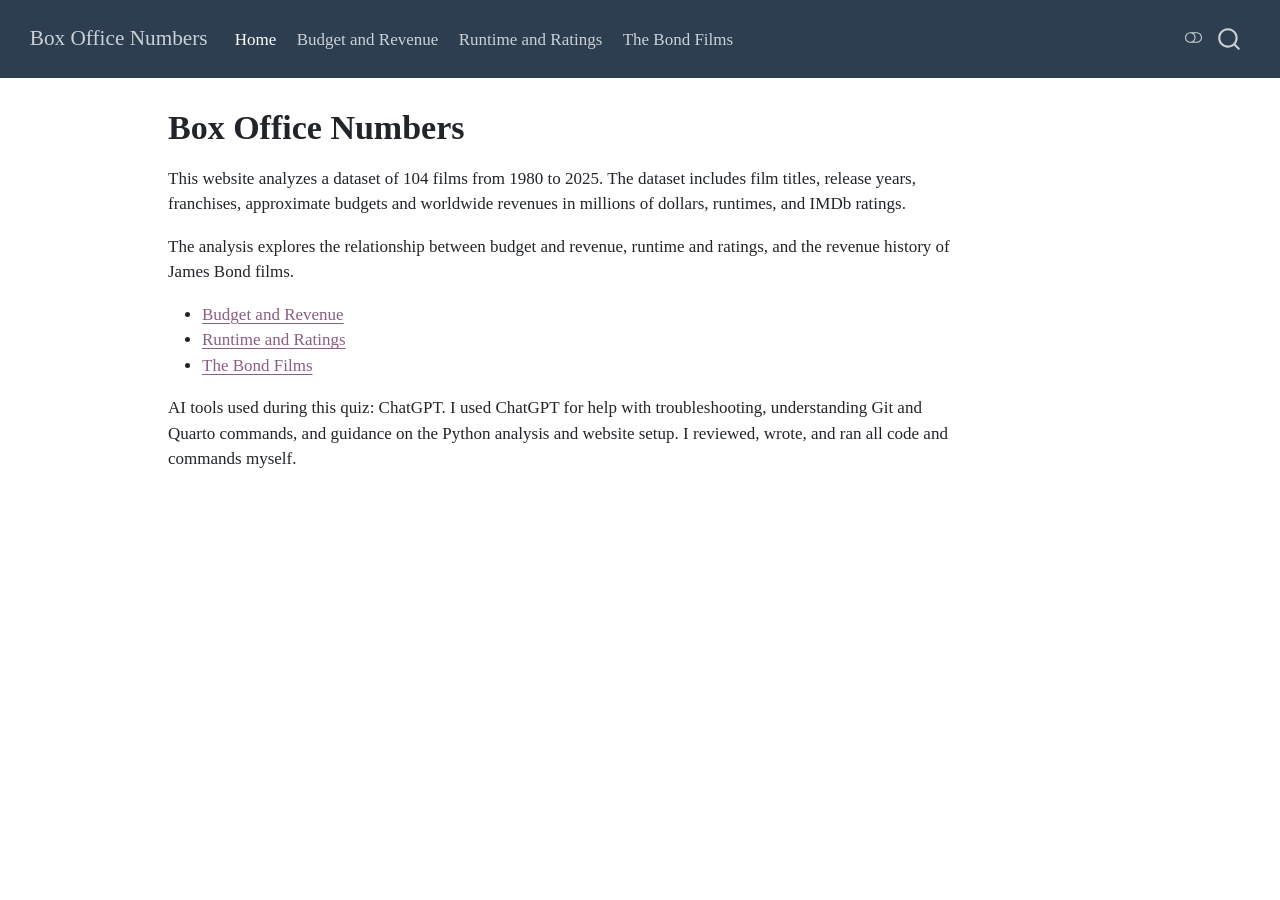
<file: index.html>
<!DOCTYPE html>
<html xmlns="http://www.w3.org/1999/xhtml" lang="en" xml:lang="en"><head>

<meta charset="utf-8">
<meta name="generator" content="quarto-1.10.19">

<meta name="viewport" content="width=device-width, initial-scale=1.0, user-scalable=yes">


<title>Box Office Numbers</title>
<style>
/* Default styles provided by pandoc.
** See https://pandoc.org/MANUAL.html#variables-for-html for config info.
*/
span.smallcaps{font-variant: small-caps;}
div.columns{display: flex; gap: 1.5em;}
div.column{flex: auto;}
@media screen {
div.columns{gap: min(4vw, 1.5em);}
div.column{overflow-x: auto;}
}
div.hanging-indent{margin-left: 1.5em; text-indent: -1.5em;}
ul.task-list{list-style: none;}
ul.task-list li input[type="checkbox"] {
  width: 0.8em;
  margin: 0 0.8em 0.2em -1em; /* quarto-specific, see https://github.com/quarto-dev/quarto-cli/issues/4556 */ 
  vertical-align: middle;
}
</style>


<script src="site_libs/quarto-nav/quarto-nav.js"></script>
<script src="site_libs/quarto-nav/headroom.min.js"></script>
<script src="site_libs/clipboard/clipboard.min.js"></script>
<script src="site_libs/quarto-search/autocomplete.umd.js"></script>
<script src="site_libs/quarto-search/fuse.min.js"></script>
<script src="site_libs/quarto-search/quarto-search.js"></script>
<meta name="quarto:offset" content="./">
<script src="site_libs/quarto-html/quarto.js" type="module"></script>
<script src="site_libs/quarto-html/tabsets/tabsets.js" type="module"></script>
<script src="site_libs/quarto-html/popper.min.js"></script>
<script src="site_libs/quarto-html/tippy.umd.min.js"></script>
<script src="site_libs/quarto-html/anchor.min.js"></script>
<link href="site_libs/quarto-html/tippy.css" rel="stylesheet">
<link href="site_libs/quarto-html/quarto-syntax-highlighting-bf27225e3a48a9273f3daa8f8e829971.css" rel="stylesheet" class="quarto-color-scheme" id="quarto-text-highlighting-styles">
<link href="site_libs/quarto-html/quarto-syntax-highlighting-dark-b626d73c4c936ccc3cb08be7d45d1df6.css" rel="stylesheet" class="quarto-color-scheme quarto-color-alternate" id="quarto-text-highlighting-styles">
<link href="site_libs/quarto-html/quarto-syntax-highlighting-bf27225e3a48a9273f3daa8f8e829971.css" rel="stylesheet" class="quarto-color-scheme-extra" id="quarto-text-highlighting-styles">
<script src="site_libs/bootstrap/bootstrap.min.js"></script>
<link href="site_libs/bootstrap/bootstrap-icons.css" rel="stylesheet">
<link href="site_libs/bootstrap/bootstrap-92404dd89b1444827012a9e3a58cda88.min.css" rel="stylesheet" append-hash="true" class="quarto-color-scheme" id="quarto-bootstrap" data-mode="light">
<link href="site_libs/bootstrap/bootstrap-dark-720b1f6026ab7ede4eb502a3403defd2.min.css" rel="stylesheet" append-hash="true" class="quarto-color-scheme quarto-color-alternate" id="quarto-bootstrap" data-mode="dark">
<link href="site_libs/bootstrap/bootstrap-92404dd89b1444827012a9e3a58cda88.min.css" rel="stylesheet" append-hash="true" class="quarto-color-scheme-extra" id="quarto-bootstrap" data-mode="light">
<script id="quarto-search-options" type="application/json">{
  "location": "navbar",
  "copy-button": false,
  "collapse-after": 3,
  "panel-placement": "end",
  "type": "overlay",
  "limit": 50,
  "keyboard-shortcut": [
    "f",
    "/",
    "s"
  ],
  "show-item-context": false,
  "language": {
    "search-no-results-text": "No results",
    "search-matching-documents-text": "matching documents",
    "search-copy-link-title": "Copy link to search",
    "search-hide-matches-text": "Hide additional matches",
    "search-more-match-text": "more match in this document",
    "search-more-matches-text": "more matches in this document",
    "search-clear-button-title": "Clear",
    "search-text-placeholder": "",
    "search-detached-cancel-button-title": "Cancel",
    "search-submit-button-title": "Submit",
    "search-label": "Search"
  }
}</script>


<link rel="stylesheet" href="styles.css">
</head>

<body class="nav-fixed quarto-light"><script id="quarto-html-before-body" type="application/javascript">
    const toggleBodyColorMode = (bsSheetEl) => {
      const mode = bsSheetEl.getAttribute("data-mode");
      const bodyEl = window.document.querySelector("body");
      if (mode === "dark") {
        bodyEl.classList.add("quarto-dark");
        bodyEl.classList.remove("quarto-light");
      } else {
        bodyEl.classList.add("quarto-light");
        bodyEl.classList.remove("quarto-dark");
      }
    }
    const toggleBodyColorPrimary = () => {
      const bsSheetEl = window.document.querySelector("link#quarto-bootstrap:not([rel=disabled-stylesheet])");
      if (bsSheetEl) {
        toggleBodyColorMode(bsSheetEl);
      }
    }
    const setColorSchemeToggle = (alternate) => {
      const toggles = window.document.querySelectorAll('.quarto-color-scheme-toggle');
      for (let i=0; i < toggles.length; i++) {
        const toggle = toggles[i];
        if (toggle) {
          if (alternate) {
            toggle.classList.add("alternate");
          } else {
            toggle.classList.remove("alternate");
          }
        }
      }
    };
    const toggleColorMode = (alternate) => {
      // Switch the stylesheets
      const primaryStylesheets = window.document.querySelectorAll('link.quarto-color-scheme:not(.quarto-color-alternate)');
      const alternateStylesheets = window.document.querySelectorAll('link.quarto-color-scheme.quarto-color-alternate');
      manageTransitions('#quarto-margin-sidebar .nav-link', false);
      if (alternate) {
        // note: dark is layered on light, we don't disable primary!
        enableStylesheet(alternateStylesheets);
        for (const sheetNode of alternateStylesheets) {
          if (sheetNode.id === "quarto-bootstrap") {
            toggleBodyColorMode(sheetNode);
          }
        }
      } else {
        disableStylesheet(alternateStylesheets);
        enableStylesheet(primaryStylesheets)
        toggleBodyColorPrimary();
      }
      manageTransitions('#quarto-margin-sidebar .nav-link', true);
      // Switch the toggles
      setColorSchemeToggle(alternate)
      // Hack to workaround the fact that safari doesn't
      // properly recolor the scrollbar when toggling (#1455)
      if (navigator.userAgent.indexOf('Safari') > 0 && navigator.userAgent.indexOf('Chrome') == -1) {
        manageTransitions("body", false);
        window.scrollTo(0, 1);
        setTimeout(() => {
          window.scrollTo(0, 0);
          manageTransitions("body", true);
        }, 40);
      }
    }
    const disableStylesheet = (stylesheets) => {
      for (let i=0; i < stylesheets.length; i++) {
        const stylesheet = stylesheets[i];
        stylesheet.rel = 'disabled-stylesheet';
      }
    }
    const enableStylesheet = (stylesheets) => {
      for (let i=0; i < stylesheets.length; i++) {
        const stylesheet = stylesheets[i];
        if(stylesheet.rel !== 'stylesheet') { // for Chrome, which will still FOUC without this check
          stylesheet.rel = 'stylesheet';
        }
      }
    }
    const manageTransitions = (selector, allowTransitions) => {
      const els = window.document.querySelectorAll(selector);
      for (let i=0; i < els.length; i++) {
        const el = els[i];
        if (allowTransitions) {
          el.classList.remove('notransition');
        } else {
          el.classList.add('notransition');
        }
      }
    }
    const isFileUrl = () => {
      return window.location.protocol === 'file:';
    }
    const hasAlternateSentinel = () => {
      let styleSentinel = getColorSchemeSentinel();
      if (styleSentinel !== null) {
        return styleSentinel === "alternate";
      } else {
        return false;
      }
    }
    const setStyleSentinel = (alternate) => {
      const value = alternate ? "alternate" : "default";
      if (!isFileUrl()) {
        window.localStorage.setItem("quarto-color-scheme", value);
      } else {
        localAlternateSentinel = value;
      }
    }
    const getColorSchemeSentinel = () => {
      if (!isFileUrl()) {
        const storageValue = window.localStorage.getItem("quarto-color-scheme");
        return storageValue != null ? storageValue : localAlternateSentinel;
      } else {
        return localAlternateSentinel;
      }
    }
    const toggleGiscusIfUsed = (isAlternate, darkModeDefault) => {
      const baseTheme = document.querySelector('#giscus-base-theme')?.value ?? 'light';
      const alternateTheme = document.querySelector('#giscus-alt-theme')?.value ?? 'dark';
      let newTheme = '';
      if(authorPrefersDark) {
        newTheme = isAlternate ? baseTheme : alternateTheme;
      } else {
        newTheme = isAlternate ? alternateTheme : baseTheme;
      }
      const changeGiscusTheme = () => {
        // From: https://github.com/giscus/giscus/issues/336
        const sendMessage = (message) => {
          const iframe = document.querySelector('iframe.giscus-frame');
          if (!iframe) return;
          iframe.contentWindow.postMessage({ giscus: message }, 'https://giscus.app');
        }
        sendMessage({
          setConfig: {
            theme: newTheme
          }
        });
      }
      const isGiscussLoaded = window.document.querySelector('iframe.giscus-frame') !== null;
      if (isGiscussLoaded) {
        changeGiscusTheme();
      }
    };
    const authorPrefersDark = false;
    const darkModeDefault = authorPrefersDark;
      document.querySelector('link#quarto-text-highlighting-styles.quarto-color-scheme-extra').rel = 'disabled-stylesheet';
      document.querySelector('link#quarto-bootstrap.quarto-color-scheme-extra').rel = 'disabled-stylesheet';
    let localAlternateSentinel = darkModeDefault ? 'alternate' : 'default';
    // Dark / light mode switch
    window.quartoToggleColorScheme = () => {
      // Read the current dark / light value
      let toAlternate = !hasAlternateSentinel();
      toggleColorMode(toAlternate);
      setStyleSentinel(toAlternate);
      toggleGiscusIfUsed(toAlternate, darkModeDefault);
      window.dispatchEvent(new Event('resize'));
    };
    // Switch to dark mode if need be
    if (hasAlternateSentinel()) {
      toggleColorMode(true);
    } else {
      toggleColorMode(false);
    }
  </script>

<div id="quarto-search-results"></div>
  <header id="quarto-header" class="headroom fixed-top">
    <nav class="navbar navbar-expand-lg " data-bs-theme="dark">
      <div class="navbar-container container-fluid">
      <div class="navbar-brand-container mx-auto">
    <a class="navbar-brand" href="./index.html">
    <span class="navbar-title">Box Office Numbers</span>
    </a>
  </div>
            <div id="quarto-search" class="" title="Search"></div>
          <button class="navbar-toggler" type="button" data-bs-toggle="collapse" data-bs-target="#navbarCollapse" aria-controls="navbarCollapse" role="menu" aria-expanded="false" aria-label="Toggle navigation" onclick="if (window.quartoToggleHeadroom) { window.quartoToggleHeadroom(); }">
  <span class="navbar-toggler-icon"></span>
</button>
          <div class="collapse navbar-collapse" id="navbarCollapse">
            <ul class="navbar-nav navbar-nav-scroll me-auto">
  <li class="nav-item">
    <a class="nav-link active" href="./index.html" aria-current="page"> 
<span class="menu-text">Home</span></a>
  </li>  
  <li class="nav-item">
    <a class="nav-link" href="./budget-revenue.html"> 
<span class="menu-text">Budget and Revenue</span></a>
  </li>  
  <li class="nav-item">
    <a class="nav-link" href="./runtime-rating.html"> 
<span class="menu-text">Runtime and Ratings</span></a>
  </li>  
  <li class="nav-item">
    <a class="nav-link" href="./bond.html"> 
<span class="menu-text">The Bond Films</span></a>
  </li>  
</ul>
          </div> <!-- /navcollapse -->
            <div class="quarto-navbar-tools">
  <a href="" class="quarto-color-scheme-toggle quarto-navigation-tool  px-1" onclick="window.quartoToggleColorScheme(); return false;" title="Toggle dark mode"><i class="bi"></i></a>
</div>
      </div> <!-- /container-fluid -->
    </nav>
</header>
<!-- content -->
<div id="quarto-content" class="quarto-container page-columns page-rows-contents page-layout-article page-navbar">
<!-- sidebar -->
<!-- margin-sidebar -->
    <div id="quarto-margin-sidebar" class="sidebar margin-sidebar zindex-bottom">
        
    </div>
<!-- main -->
<main class="content" id="quarto-document-content">


<header id="title-block-header" class="quarto-title-block default">
<div class="quarto-title">
<h1 class="title">Box Office Numbers</h1>
</div>



<div class="quarto-title-meta">

    
  
    
  </div>
  


</header>


<p>This website analyzes a dataset of 104 films from 1980 to 2025. The dataset includes film titles, release years, franchises, approximate budgets and worldwide revenues in millions of dollars, runtimes, and IMDb ratings.</p>
<p>The analysis explores the relationship between budget and revenue, runtime and ratings, and the revenue history of James Bond films.</p>
<ul>
<li><a href="./budget-revenue.html">Budget and Revenue</a></li>
<li><a href="./runtime-rating.html">Runtime and Ratings</a></li>
<li><a href="./bond.html">The Bond Films</a></li>
</ul>
<p>AI tools used during this quiz: ChatGPT. I used ChatGPT for help with troubleshooting, understanding Git and Quarto commands, and guidance on the Python analysis and website setup. I reviewed, wrote, and ran all code and commands myself.</p>



</main> <!-- /main -->
<script id="quarto-html-after-body" type="application/javascript">
  window.document.addEventListener("DOMContentLoaded", function (event) {
    // Ensure there is a toggle, if there isn't float one in the top right
    if (window.document.querySelector('.quarto-color-scheme-toggle') === null) {
      const a = window.document.createElement('a');
      a.classList.add('top-right');
      a.classList.add('quarto-color-scheme-toggle');
      a.href = "";
      a.onclick = function() { try { window.quartoToggleColorScheme(); } catch {} return false; };
      const i = window.document.createElement("i");
      i.classList.add('bi');
      a.appendChild(i);
      window.document.body.appendChild(a);
    }
    setColorSchemeToggle(hasAlternateSentinel())
    const icon = "";
    const anchorJS = new window.AnchorJS();
    anchorJS.options = {
      placement: 'right',
      icon: icon
    };
    anchorJS.add('.anchored');
    const isCodeAnnotation = (el) => {
      for (const clz of el.classList) {
        if (clz.startsWith('code-annotation-')) {                     
          return true;
        }
      }
      return false;
    }
    const onCopySuccess = function(e) {
      // button target
      const button = e.trigger;
      // don't keep focus
      button.blur();
      // flash "checked"
      button.classList.add('code-copy-button-checked');
      var currentTitle = button.getAttribute("title");
      button.setAttribute("title", "Copied!");
      let tooltip;
      if (window.bootstrap) {
        button.setAttribute("data-bs-toggle", "tooltip");
        button.setAttribute("data-bs-placement", "left");
        button.setAttribute("data-bs-title", "Copied!");
        tooltip = new bootstrap.Tooltip(button, 
          { trigger: "manual", 
            customClass: "code-copy-button-tooltip",
            offset: [0, -8]});
        tooltip.show();    
      }
      setTimeout(function() {
        if (tooltip) {
          tooltip.hide();
          button.removeAttribute("data-bs-title");
          button.removeAttribute("data-bs-toggle");
          button.removeAttribute("data-bs-placement");
        }
        button.setAttribute("title", currentTitle);
        button.classList.remove('code-copy-button-checked');
      }, 1000);
      // clear code selection
      e.clearSelection();
    }
    const getTextToCopy = function(trigger) {
      const outerScaffold = trigger.parentElement.cloneNode(true);
      const codeEl = outerScaffold.querySelector('code');
      for (const childEl of codeEl.children) {
        if (isCodeAnnotation(childEl)) {
          childEl.remove();
        }
      }
      return codeEl.innerText;
    }
    const clipboard = new window.ClipboardJS('.code-copy-button:not([data-in-quarto-modal])', {
      text: getTextToCopy
    });
    clipboard.on('success', onCopySuccess);
    if (window.document.getElementById('quarto-embedded-source-code-modal')) {
      const clipboardModal = new window.ClipboardJS('.code-copy-button[data-in-quarto-modal]', {
        text: getTextToCopy,
        container: window.document.getElementById('quarto-embedded-source-code-modal')
      });
      clipboardModal.on('success', onCopySuccess);
    }
      var localhostRegex = new RegExp(/^(?:http|https):\/\/localhost\:?[0-9]*\//);
      var mailtoRegex = new RegExp(/^mailto:/);
        var filterRegex = new RegExp("https:\/\/gschen2\.github\.io\/datasci350-quiz02\/");
      var isInternal = (href) => {
          return filterRegex.test(href) || localhostRegex.test(href) || mailtoRegex.test(href);
      }
      // Inspect non-navigation links and adorn them if external
     var links = window.document.querySelectorAll('a[href]:not(.nav-link):not(.navbar-brand):not(.toc-action):not(.sidebar-link):not(.sidebar-item-toggle):not(.pagination-link):not(.no-external):not([aria-hidden]):not(.dropdown-item):not(.quarto-navigation-tool):not(.about-link)');
      for (var i=0; i<links.length; i++) {
        const link = links[i];
        if (!isInternal(link.href)) {
          // undo the damage that might have been done by quarto-nav.js in the case of
          // links that we want to consider external
          if (link.dataset.originalHref !== undefined) {
            link.href = link.dataset.originalHref;
          }
        }
      }
    function tippyHover(el, contentFn, onTriggerFn, onUntriggerFn) {
      const config = {
        allowHTML: true,
        maxWidth: 500,
        delay: 100,
        arrow: false,
        appendTo: function(el) {
            return el.parentElement;
        },
        interactive: true,
        interactiveBorder: 10,
        theme: 'quarto',
        placement: 'bottom-start',
      };
      if (contentFn) {
        config.content = contentFn;
      }
      if (onTriggerFn) {
        config.onTrigger = onTriggerFn;
      }
      if (onUntriggerFn) {
        config.onUntrigger = onUntriggerFn;
      }
      window.tippy(el, config); 
    }
    const noterefs = window.document.querySelectorAll('a[role="doc-noteref"]');
    for (var i=0; i<noterefs.length; i++) {
      const ref = noterefs[i];
      tippyHover(ref, function() {
        // use id or data attribute instead here
        let href = ref.getAttribute('data-footnote-href') || ref.getAttribute('href');
        try { href = new URL(href).hash; } catch {}
        const id = href.replace(/^#\/?/, "");
        const note = window.document.getElementById(id);
        if (note) {
          return note.innerHTML;
        } else {
          return "";
        }
      });
    }
    const xrefs = window.document.querySelectorAll('a.quarto-xref');
    const processXRef = (id, note) => {
      // Strip column container classes
      const stripColumnClz = (el) => {
        el.classList.remove("page-full", "page-columns");
        if (el.children) {
          for (const child of el.children) {
            stripColumnClz(child);
          }
        }
      }
      stripColumnClz(note)
      if (id === null || id.startsWith('sec-')) {
        // Special case sections, only their first couple elements
        const container = document.createElement("div");
        if (note.children && note.children.length > 2) {
          container.appendChild(note.children[0].cloneNode(true));
          for (let i = 1; i < note.children.length; i++) {
            const child = note.children[i];
            if (child.tagName === "P" && child.innerText === "") {
              continue;
            } else {
              container.appendChild(child.cloneNode(true));
              break;
            }
          }
          if (window.Quarto?.typesetMath) {
            window.Quarto.typesetMath(container);
          }
          return container.innerHTML
        } else {
          if (window.Quarto?.typesetMath) {
            window.Quarto.typesetMath(note);
          }
          return note.innerHTML;
        }
      } else {
        // Remove any anchor links if they are present
        const anchorLink = note.querySelector('a.anchorjs-link');
        if (anchorLink) {
          anchorLink.remove();
        }
        if (window.Quarto?.typesetMath) {
          window.Quarto.typesetMath(note);
        }
        if (note.classList.contains("callout")) {
          return note.outerHTML;
        } else {
          return note.innerHTML;
        }
      }
    }
    for (var i=0; i<xrefs.length; i++) {
      const xref = xrefs[i];
      tippyHover(xref, undefined, function(instance) {
        instance.disable();
        let url = xref.getAttribute('href');
        let hash = undefined; 
        if (url.startsWith('#')) {
          hash = url;
        } else {
          try { hash = new URL(url).hash; } catch {}
        }
        if (hash) {
          const id = hash.replace(/^#\/?/, "");
          const note = window.document.getElementById(id);
          if (note !== null) {
            try {
              const html = processXRef(id, note.cloneNode(true));
              instance.setContent(html);
            } finally {
              instance.enable();
              instance.show();
            }
          } else {
            // See if we can fetch this
            fetch(url.split('#')[0])
            .then(res => res.text())
            .then(html => {
              const parser = new DOMParser();
              const htmlDoc = parser.parseFromString(html, "text/html");
              const note = htmlDoc.getElementById(id);
              if (note !== null) {
                const html = processXRef(id, note);
                instance.setContent(html);
              } 
            }).finally(() => {
              instance.enable();
              instance.show();
            });
          }
        } else {
          // See if we can fetch a full url (with no hash to target)
          // This is a special case and we should probably do some content thinning / targeting
          fetch(url)
          .then(res => res.text())
          .then(html => {
            const parser = new DOMParser();
            const htmlDoc = parser.parseFromString(html, "text/html");
            const note = htmlDoc.querySelector('main.content');
            if (note !== null) {
              // This should only happen for chapter cross references
              // (since there is no id in the URL)
              // remove the first header
              if (note.children.length > 0 && note.children[0].tagName === "HEADER") {
                note.children[0].remove();
              }
              const html = processXRef(null, note);
              instance.setContent(html);
            } 
          }).finally(() => {
            instance.enable();
            instance.show();
          });
        }
      }, function(instance) {
      });
    }
        let selectedAnnoteEl;
        const selectorForAnnotation = ( cell, annotation) => {
          let cellAttr = 'data-code-cell="' + cell + '"';
          let lineAttr = 'data-code-annotation="' +  annotation + '"';
          const selector = 'span[' + cellAttr + '][' + lineAttr + ']';
          return selector;
        }
        const selectCodeLines = (annoteEl) => {
          const doc = window.document;
          const targetCell = annoteEl.getAttribute("data-target-cell");
          const targetAnnotation = annoteEl.getAttribute("data-target-annotation");
          const annoteSpan = window.document.querySelector(selectorForAnnotation(targetCell, targetAnnotation));
          const lines = annoteSpan.getAttribute("data-code-lines").split(",");
          const lineIds = lines.map((line) => {
            return targetCell + "-" + line;
          })
          let top = null;
          let height = null;
          let parent = null;
          if (lineIds.length > 0) {
              //compute the position of the single el (top and bottom and make a div)
              const el = window.document.getElementById(lineIds[0]);
              top = el.offsetTop;
              height = el.offsetHeight;
              parent = el.parentElement.parentElement;
            if (lineIds.length > 1) {
              const lastEl = window.document.getElementById(lineIds[lineIds.length - 1]);
              const bottom = lastEl.offsetTop + lastEl.offsetHeight;
              height = bottom - top;
            }
            if (top !== null && height !== null && parent !== null) {
              // cook up a div (if necessary) and position it 
              let div = window.document.getElementById("code-annotation-line-highlight");
              if (div === null) {
                div = window.document.createElement("div");
                div.setAttribute("id", "code-annotation-line-highlight");
                div.style.position = 'absolute';
                parent.appendChild(div);
              }
              div.style.top = top - 2 + "px";
              div.style.height = height + 4 + "px";
              div.style.left = 0;
              let gutterDiv = window.document.getElementById("code-annotation-line-highlight-gutter");
              if (gutterDiv === null) {
                gutterDiv = window.document.createElement("div");
                gutterDiv.setAttribute("id", "code-annotation-line-highlight-gutter");
                gutterDiv.style.position = 'absolute';
                const codeCell = window.document.getElementById(targetCell);
                const gutter = codeCell.querySelector('.code-annotation-gutter');
                gutter.appendChild(gutterDiv);
              }
              gutterDiv.style.top = top - 2 + "px";
              gutterDiv.style.height = height + 4 + "px";
            }
            selectedAnnoteEl = annoteEl;
          }
        };
        const unselectCodeLines = () => {
          const elementsIds = ["code-annotation-line-highlight", "code-annotation-line-highlight-gutter"];
          elementsIds.forEach((elId) => {
            const div = window.document.getElementById(elId);
            if (div) {
              div.remove();
            }
          });
          selectedAnnoteEl = undefined;
        };
          // Handle positioning of the toggle
      window.addEventListener(
        "resize",
        throttle(() => {
          elRect = undefined;
          if (selectedAnnoteEl) {
            selectCodeLines(selectedAnnoteEl);
          }
        }, 10)
      );
      function throttle(fn, ms) {
      let throttle = false;
      let timer;
        return (...args) => {
          if(!throttle) { // first call gets through
              fn.apply(this, args);
              throttle = true;
          } else { // all the others get throttled
              if(timer) clearTimeout(timer); // cancel #2
              timer = setTimeout(() => {
                fn.apply(this, args);
                timer = throttle = false;
              }, ms);
          }
        };
      }
        // Attach click handler to the DT
        const annoteDls = window.document.querySelectorAll('dt[data-target-cell]');
        for (const annoteDlNode of annoteDls) {
          annoteDlNode.addEventListener('click', (event) => {
            const clickedEl = event.target;
            if (clickedEl !== selectedAnnoteEl) {
              unselectCodeLines();
              const activeEl = window.document.querySelector('dt[data-target-cell].code-annotation-active');
              if (activeEl) {
                activeEl.classList.remove('code-annotation-active');
              }
              selectCodeLines(clickedEl);
              clickedEl.classList.add('code-annotation-active');
            } else {
              // Unselect the line
              unselectCodeLines();
              clickedEl.classList.remove('code-annotation-active');
            }
          });
        }
    const findCites = (el) => {
      const parentEl = el.parentElement;
      if (parentEl) {
        const cites = parentEl.dataset.cites;
        if (cites) {
          return {
            el,
            cites: cites.split(' ')
          };
        } else {
          return findCites(el.parentElement)
        }
      } else {
        return undefined;
      }
    };
    var bibliorefs = window.document.querySelectorAll('a[role="doc-biblioref"]');
    for (var i=0; i<bibliorefs.length; i++) {
      const ref = bibliorefs[i];
      const citeInfo = findCites(ref);
      if (citeInfo) {
        tippyHover(citeInfo.el, function() {
          var popup = window.document.createElement('div');
          citeInfo.cites.forEach(function(cite) {
            var citeDiv = window.document.createElement('div');
            citeDiv.classList.add('hanging-indent');
            citeDiv.classList.add('csl-entry');
            var biblioDiv = window.document.getElementById('ref-' + cite);
            if (biblioDiv) {
              citeDiv.innerHTML = biblioDiv.innerHTML;
            }
            popup.appendChild(citeDiv);
          });
          return popup.innerHTML;
        });
      }
    }
  });
  </script>
</div> <!-- /content -->




</body></html>
</file>
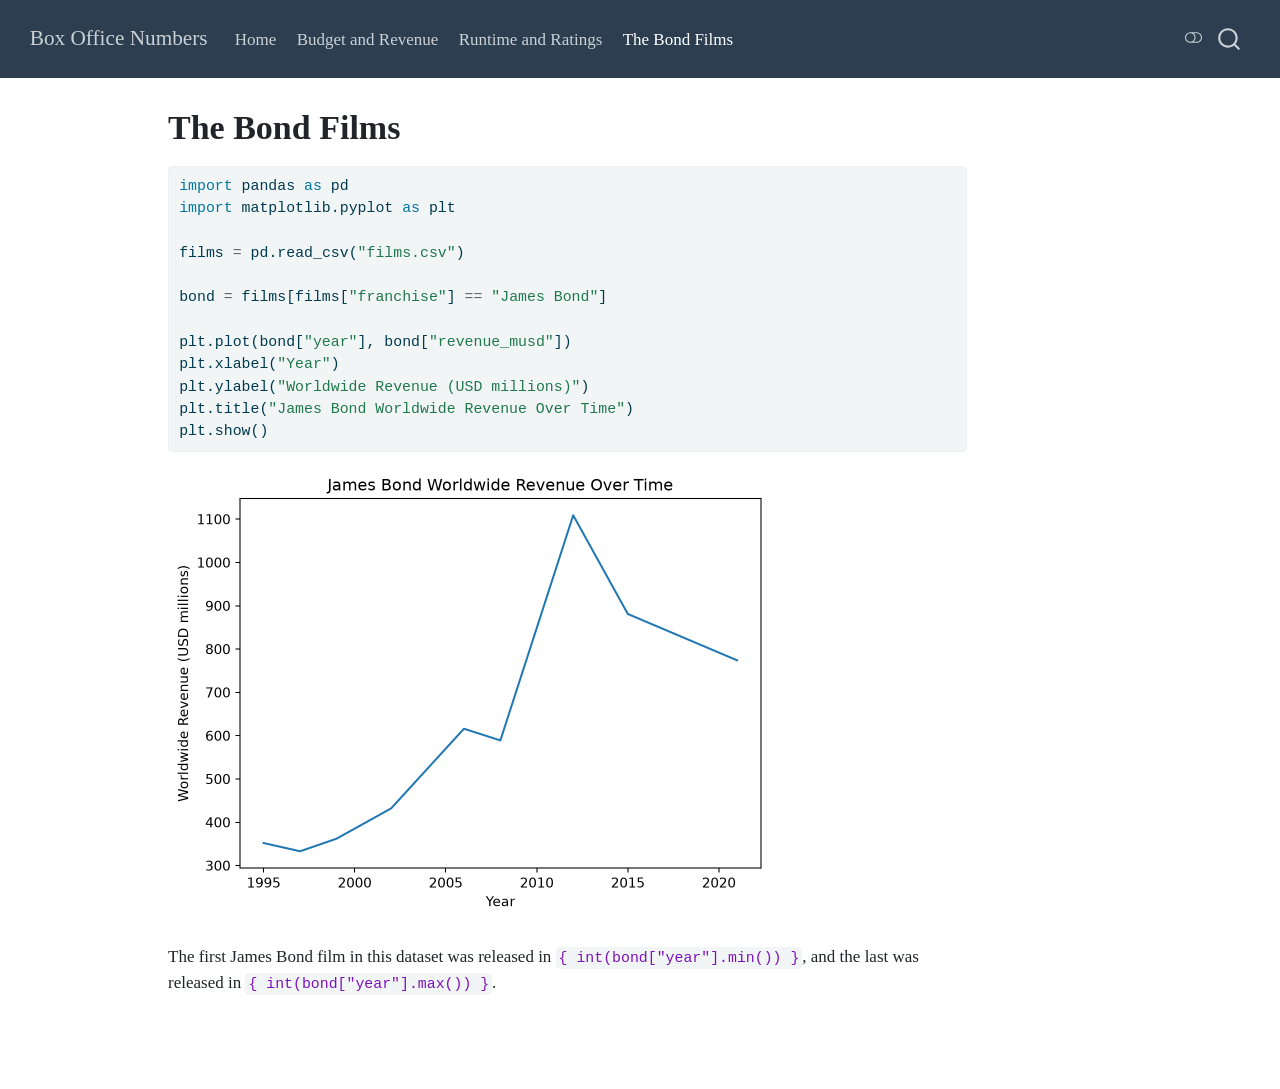
<file: bond.html>
<!DOCTYPE html>
<html xmlns="http://www.w3.org/1999/xhtml" lang="en" xml:lang="en"><head>

<meta charset="utf-8">
<meta name="generator" content="quarto-1.10.19">

<meta name="viewport" content="width=device-width, initial-scale=1.0, user-scalable=yes">


<title>The Bond Films – Box Office Numbers</title>
<style>
/* Default styles provided by pandoc.
** See https://pandoc.org/MANUAL.html#variables-for-html for config info.
*/
span.smallcaps{font-variant: small-caps;}
div.columns{display: flex; gap: 1.5em;}
div.column{flex: auto;}
@media screen {
div.columns{gap: min(4vw, 1.5em);}
div.column{overflow-x: auto;}
}
div.hanging-indent{margin-left: 1.5em; text-indent: -1.5em;}
ul.task-list{list-style: none;}
ul.task-list li input[type="checkbox"] {
  width: 0.8em;
  margin: 0 0.8em 0.2em -1em; /* quarto-specific, see https://github.com/quarto-dev/quarto-cli/issues/4556 */ 
  vertical-align: middle;
}
/* CSS for syntax highlighting */
html { -webkit-text-size-adjust: 100%; }
pre > code.sourceCode { white-space: pre; position: relative; }
pre > code.sourceCode > span { display: inline-block; line-height: 1.25; }
pre > code.sourceCode > span:empty { height: 1.2em; }
.sourceCode { overflow: visible; }
code.sourceCode > span { color: inherit; text-decoration: inherit; }
div.sourceCode { margin: 1em 0; }
pre.sourceCode { margin: 0; }
@media screen {
div.sourceCode { overflow: auto; }
}
@media print {
pre > code.sourceCode { white-space: pre-wrap; }
pre > code.sourceCode > span { text-indent: -5em; padding-left: 5em; }
}
pre.numberSource code
  { counter-reset: source-line 0; }
pre.numberSource code > span
  { position: relative; left: -4em; counter-increment: source-line; }
pre.numberSource code > span > a:first-child::before
  { content: counter(source-line);
    position: relative; left: -1em; text-align: right; vertical-align: baseline;
    border: none; display: inline-block;
    -webkit-touch-callout: none; -webkit-user-select: none;
    -khtml-user-select: none; -moz-user-select: none;
    -ms-user-select: none; user-select: none;
    padding: 0 4px; width: 4em;
  }
pre.numberSource { margin-left: 3em;  padding-left: 4px; }
div.sourceCode
  {   }
@media screen {
pre > code.sourceCode > span > a:first-child::before { text-decoration: underline; }
}
</style>


<script src="site_libs/quarto-nav/quarto-nav.js"></script>
<script src="site_libs/quarto-nav/headroom.min.js"></script>
<script src="site_libs/clipboard/clipboard.min.js"></script>
<script src="site_libs/quarto-search/autocomplete.umd.js"></script>
<script src="site_libs/quarto-search/fuse.min.js"></script>
<script src="site_libs/quarto-search/quarto-search.js"></script>
<meta name="quarto:offset" content="./">
<script src="site_libs/quarto-html/quarto.js" type="module"></script>
<script src="site_libs/quarto-html/tabsets/tabsets.js" type="module"></script>
<script src="site_libs/quarto-html/popper.min.js"></script>
<script src="site_libs/quarto-html/tippy.umd.min.js"></script>
<script src="site_libs/quarto-html/anchor.min.js"></script>
<link href="site_libs/quarto-html/tippy.css" rel="stylesheet">
<link href="site_libs/quarto-html/quarto-syntax-highlighting-bf27225e3a48a9273f3daa8f8e829971.css" rel="stylesheet" class="quarto-color-scheme" id="quarto-text-highlighting-styles">
<link href="site_libs/quarto-html/quarto-syntax-highlighting-dark-b626d73c4c936ccc3cb08be7d45d1df6.css" rel="stylesheet" class="quarto-color-scheme quarto-color-alternate" id="quarto-text-highlighting-styles">
<link href="site_libs/quarto-html/quarto-syntax-highlighting-bf27225e3a48a9273f3daa8f8e829971.css" rel="stylesheet" class="quarto-color-scheme-extra" id="quarto-text-highlighting-styles">
<script src="site_libs/bootstrap/bootstrap.min.js"></script>
<link href="site_libs/bootstrap/bootstrap-icons.css" rel="stylesheet">
<link href="site_libs/bootstrap/bootstrap-92404dd89b1444827012a9e3a58cda88.min.css" rel="stylesheet" append-hash="true" class="quarto-color-scheme" id="quarto-bootstrap" data-mode="light">
<link href="site_libs/bootstrap/bootstrap-dark-720b1f6026ab7ede4eb502a3403defd2.min.css" rel="stylesheet" append-hash="true" class="quarto-color-scheme quarto-color-alternate" id="quarto-bootstrap" data-mode="dark">
<link href="site_libs/bootstrap/bootstrap-92404dd89b1444827012a9e3a58cda88.min.css" rel="stylesheet" append-hash="true" class="quarto-color-scheme-extra" id="quarto-bootstrap" data-mode="light">
<script id="quarto-search-options" type="application/json">{
  "location": "navbar",
  "copy-button": false,
  "collapse-after": 3,
  "panel-placement": "end",
  "type": "overlay",
  "limit": 50,
  "keyboard-shortcut": [
    "f",
    "/",
    "s"
  ],
  "show-item-context": false,
  "language": {
    "search-no-results-text": "No results",
    "search-matching-documents-text": "matching documents",
    "search-copy-link-title": "Copy link to search",
    "search-hide-matches-text": "Hide additional matches",
    "search-more-match-text": "more match in this document",
    "search-more-matches-text": "more matches in this document",
    "search-clear-button-title": "Clear",
    "search-text-placeholder": "",
    "search-detached-cancel-button-title": "Cancel",
    "search-submit-button-title": "Submit",
    "search-label": "Search"
  }
}</script>


<link rel="stylesheet" href="styles.css">
</head>

<body class="nav-fixed quarto-light"><script id="quarto-html-before-body" type="application/javascript">
    const toggleBodyColorMode = (bsSheetEl) => {
      const mode = bsSheetEl.getAttribute("data-mode");
      const bodyEl = window.document.querySelector("body");
      if (mode === "dark") {
        bodyEl.classList.add("quarto-dark");
        bodyEl.classList.remove("quarto-light");
      } else {
        bodyEl.classList.add("quarto-light");
        bodyEl.classList.remove("quarto-dark");
      }
    }
    const toggleBodyColorPrimary = () => {
      const bsSheetEl = window.document.querySelector("link#quarto-bootstrap:not([rel=disabled-stylesheet])");
      if (bsSheetEl) {
        toggleBodyColorMode(bsSheetEl);
      }
    }
    const setColorSchemeToggle = (alternate) => {
      const toggles = window.document.querySelectorAll('.quarto-color-scheme-toggle');
      for (let i=0; i < toggles.length; i++) {
        const toggle = toggles[i];
        if (toggle) {
          if (alternate) {
            toggle.classList.add("alternate");
          } else {
            toggle.classList.remove("alternate");
          }
        }
      }
    };
    const toggleColorMode = (alternate) => {
      // Switch the stylesheets
      const primaryStylesheets = window.document.querySelectorAll('link.quarto-color-scheme:not(.quarto-color-alternate)');
      const alternateStylesheets = window.document.querySelectorAll('link.quarto-color-scheme.quarto-color-alternate');
      manageTransitions('#quarto-margin-sidebar .nav-link', false);
      if (alternate) {
        // note: dark is layered on light, we don't disable primary!
        enableStylesheet(alternateStylesheets);
        for (const sheetNode of alternateStylesheets) {
          if (sheetNode.id === "quarto-bootstrap") {
            toggleBodyColorMode(sheetNode);
          }
        }
      } else {
        disableStylesheet(alternateStylesheets);
        enableStylesheet(primaryStylesheets)
        toggleBodyColorPrimary();
      }
      manageTransitions('#quarto-margin-sidebar .nav-link', true);
      // Switch the toggles
      setColorSchemeToggle(alternate)
      // Hack to workaround the fact that safari doesn't
      // properly recolor the scrollbar when toggling (#1455)
      if (navigator.userAgent.indexOf('Safari') > 0 && navigator.userAgent.indexOf('Chrome') == -1) {
        manageTransitions("body", false);
        window.scrollTo(0, 1);
        setTimeout(() => {
          window.scrollTo(0, 0);
          manageTransitions("body", true);
        }, 40);
      }
    }
    const disableStylesheet = (stylesheets) => {
      for (let i=0; i < stylesheets.length; i++) {
        const stylesheet = stylesheets[i];
        stylesheet.rel = 'disabled-stylesheet';
      }
    }
    const enableStylesheet = (stylesheets) => {
      for (let i=0; i < stylesheets.length; i++) {
        const stylesheet = stylesheets[i];
        if(stylesheet.rel !== 'stylesheet') { // for Chrome, which will still FOUC without this check
          stylesheet.rel = 'stylesheet';
        }
      }
    }
    const manageTransitions = (selector, allowTransitions) => {
      const els = window.document.querySelectorAll(selector);
      for (let i=0; i < els.length; i++) {
        const el = els[i];
        if (allowTransitions) {
          el.classList.remove('notransition');
        } else {
          el.classList.add('notransition');
        }
      }
    }
    const isFileUrl = () => {
      return window.location.protocol === 'file:';
    }
    const hasAlternateSentinel = () => {
      let styleSentinel = getColorSchemeSentinel();
      if (styleSentinel !== null) {
        return styleSentinel === "alternate";
      } else {
        return false;
      }
    }
    const setStyleSentinel = (alternate) => {
      const value = alternate ? "alternate" : "default";
      if (!isFileUrl()) {
        window.localStorage.setItem("quarto-color-scheme", value);
      } else {
        localAlternateSentinel = value;
      }
    }
    const getColorSchemeSentinel = () => {
      if (!isFileUrl()) {
        const storageValue = window.localStorage.getItem("quarto-color-scheme");
        return storageValue != null ? storageValue : localAlternateSentinel;
      } else {
        return localAlternateSentinel;
      }
    }
    const toggleGiscusIfUsed = (isAlternate, darkModeDefault) => {
      const baseTheme = document.querySelector('#giscus-base-theme')?.value ?? 'light';
      const alternateTheme = document.querySelector('#giscus-alt-theme')?.value ?? 'dark';
      let newTheme = '';
      if(authorPrefersDark) {
        newTheme = isAlternate ? baseTheme : alternateTheme;
      } else {
        newTheme = isAlternate ? alternateTheme : baseTheme;
      }
      const changeGiscusTheme = () => {
        // From: https://github.com/giscus/giscus/issues/336
        const sendMessage = (message) => {
          const iframe = document.querySelector('iframe.giscus-frame');
          if (!iframe) return;
          iframe.contentWindow.postMessage({ giscus: message }, 'https://giscus.app');
        }
        sendMessage({
          setConfig: {
            theme: newTheme
          }
        });
      }
      const isGiscussLoaded = window.document.querySelector('iframe.giscus-frame') !== null;
      if (isGiscussLoaded) {
        changeGiscusTheme();
      }
    };
    const authorPrefersDark = false;
    const darkModeDefault = authorPrefersDark;
      document.querySelector('link#quarto-text-highlighting-styles.quarto-color-scheme-extra').rel = 'disabled-stylesheet';
      document.querySelector('link#quarto-bootstrap.quarto-color-scheme-extra').rel = 'disabled-stylesheet';
    let localAlternateSentinel = darkModeDefault ? 'alternate' : 'default';
    // Dark / light mode switch
    window.quartoToggleColorScheme = () => {
      // Read the current dark / light value
      let toAlternate = !hasAlternateSentinel();
      toggleColorMode(toAlternate);
      setStyleSentinel(toAlternate);
      toggleGiscusIfUsed(toAlternate, darkModeDefault);
      window.dispatchEvent(new Event('resize'));
    };
    // Switch to dark mode if need be
    if (hasAlternateSentinel()) {
      toggleColorMode(true);
    } else {
      toggleColorMode(false);
    }
  </script>

<div id="quarto-search-results"></div>
  <header id="quarto-header" class="headroom fixed-top">
    <nav class="navbar navbar-expand-lg " data-bs-theme="dark">
      <div class="navbar-container container-fluid">
      <div class="navbar-brand-container mx-auto">
    <a class="navbar-brand" href="./index.html">
    <span class="navbar-title">Box Office Numbers</span>
    </a>
  </div>
            <div id="quarto-search" class="" title="Search"></div>
          <button class="navbar-toggler" type="button" data-bs-toggle="collapse" data-bs-target="#navbarCollapse" aria-controls="navbarCollapse" role="menu" aria-expanded="false" aria-label="Toggle navigation" onclick="if (window.quartoToggleHeadroom) { window.quartoToggleHeadroom(); }">
  <span class="navbar-toggler-icon"></span>
</button>
          <div class="collapse navbar-collapse" id="navbarCollapse">
            <ul class="navbar-nav navbar-nav-scroll me-auto">
  <li class="nav-item">
    <a class="nav-link" href="./index.html"> 
<span class="menu-text">Home</span></a>
  </li>  
  <li class="nav-item">
    <a class="nav-link" href="./budget-revenue.html"> 
<span class="menu-text">Budget and Revenue</span></a>
  </li>  
  <li class="nav-item">
    <a class="nav-link" href="./runtime-rating.html"> 
<span class="menu-text">Runtime and Ratings</span></a>
  </li>  
  <li class="nav-item">
    <a class="nav-link active" href="./bond.html" aria-current="page"> 
<span class="menu-text">The Bond Films</span></a>
  </li>  
</ul>
          </div> <!-- /navcollapse -->
            <div class="quarto-navbar-tools">
  <a href="" class="quarto-color-scheme-toggle quarto-navigation-tool  px-1" onclick="window.quartoToggleColorScheme(); return false;" title="Toggle dark mode"><i class="bi"></i></a>
</div>
      </div> <!-- /container-fluid -->
    </nav>
</header>
<!-- content -->
<div id="quarto-content" class="quarto-container page-columns page-rows-contents page-layout-article page-navbar">
<!-- sidebar -->
<!-- margin-sidebar -->
    <div id="quarto-margin-sidebar" class="sidebar margin-sidebar zindex-bottom">
        
    </div>
<!-- main -->
<main class="content" id="quarto-document-content">


<header id="title-block-header" class="quarto-title-block default">
<div class="quarto-title">
<h1 class="title">The Bond Films</h1>
</div>



<div class="quarto-title-meta">

    
  
    
  </div>
  


</header>


<div id="49364368" class="cell" data-execution_count="1">
<div class="code-copy-outer-scaffold"><div class="sourceCode cell-code" id="cb1"><pre class="sourceCode python code-with-copy"><code class="sourceCode python"><span id="cb1-1"><a href="#cb1-1" aria-hidden="true" tabindex="-1"></a><span class="im">import</span> pandas <span class="im">as</span> pd</span>
<span id="cb1-2"><a href="#cb1-2" aria-hidden="true" tabindex="-1"></a><span class="im">import</span> matplotlib.pyplot <span class="im">as</span> plt</span>
<span id="cb1-3"><a href="#cb1-3" aria-hidden="true" tabindex="-1"></a></span>
<span id="cb1-4"><a href="#cb1-4" aria-hidden="true" tabindex="-1"></a>films <span class="op">=</span> pd.read_csv(<span class="st">"films.csv"</span>)</span>
<span id="cb1-5"><a href="#cb1-5" aria-hidden="true" tabindex="-1"></a></span>
<span id="cb1-6"><a href="#cb1-6" aria-hidden="true" tabindex="-1"></a>bond <span class="op">=</span> films[films[<span class="st">"franchise"</span>] <span class="op">==</span> <span class="st">"James Bond"</span>]</span>
<span id="cb1-7"><a href="#cb1-7" aria-hidden="true" tabindex="-1"></a></span>
<span id="cb1-8"><a href="#cb1-8" aria-hidden="true" tabindex="-1"></a>plt.plot(bond[<span class="st">"year"</span>], bond[<span class="st">"revenue_musd"</span>])</span>
<span id="cb1-9"><a href="#cb1-9" aria-hidden="true" tabindex="-1"></a>plt.xlabel(<span class="st">"Year"</span>)</span>
<span id="cb1-10"><a href="#cb1-10" aria-hidden="true" tabindex="-1"></a>plt.ylabel(<span class="st">"Worldwide Revenue (USD millions)"</span>)</span>
<span id="cb1-11"><a href="#cb1-11" aria-hidden="true" tabindex="-1"></a>plt.title(<span class="st">"James Bond Worldwide Revenue Over Time"</span>)</span>
<span id="cb1-12"><a href="#cb1-12" aria-hidden="true" tabindex="-1"></a>plt.show()</span></code></pre></div><button title="Copy to Clipboard" class="code-copy-button"><i class="bi"></i></button></div>
<div class="cell-output cell-output-display">
<div>
<figure class="figure">
<p><img src="bond_files/figure-html/cell-2-output-1.png" width="602" height="450" class="figure-img"></p>
</figure>
</div>
</div>
</div>
<p>The first James Bond film in this dataset was released in <code>{ int(bond["year"].min()) }</code>, and the last was released in <code>{ int(bond["year"].max()) }</code>.</p>



</main> <!-- /main -->
<script id="quarto-html-after-body" type="application/javascript">
  window.document.addEventListener("DOMContentLoaded", function (event) {
    // Ensure there is a toggle, if there isn't float one in the top right
    if (window.document.querySelector('.quarto-color-scheme-toggle') === null) {
      const a = window.document.createElement('a');
      a.classList.add('top-right');
      a.classList.add('quarto-color-scheme-toggle');
      a.href = "";
      a.onclick = function() { try { window.quartoToggleColorScheme(); } catch {} return false; };
      const i = window.document.createElement("i");
      i.classList.add('bi');
      a.appendChild(i);
      window.document.body.appendChild(a);
    }
    setColorSchemeToggle(hasAlternateSentinel())
    const icon = "";
    const anchorJS = new window.AnchorJS();
    anchorJS.options = {
      placement: 'right',
      icon: icon
    };
    anchorJS.add('.anchored');
    const isCodeAnnotation = (el) => {
      for (const clz of el.classList) {
        if (clz.startsWith('code-annotation-')) {                     
          return true;
        }
      }
      return false;
    }
    const onCopySuccess = function(e) {
      // button target
      const button = e.trigger;
      // don't keep focus
      button.blur();
      // flash "checked"
      button.classList.add('code-copy-button-checked');
      var currentTitle = button.getAttribute("title");
      button.setAttribute("title", "Copied!");
      let tooltip;
      if (window.bootstrap) {
        button.setAttribute("data-bs-toggle", "tooltip");
        button.setAttribute("data-bs-placement", "left");
        button.setAttribute("data-bs-title", "Copied!");
        tooltip = new bootstrap.Tooltip(button, 
          { trigger: "manual", 
            customClass: "code-copy-button-tooltip",
            offset: [0, -8]});
        tooltip.show();    
      }
      setTimeout(function() {
        if (tooltip) {
          tooltip.hide();
          button.removeAttribute("data-bs-title");
          button.removeAttribute("data-bs-toggle");
          button.removeAttribute("data-bs-placement");
        }
        button.setAttribute("title", currentTitle);
        button.classList.remove('code-copy-button-checked');
      }, 1000);
      // clear code selection
      e.clearSelection();
    }
    const getTextToCopy = function(trigger) {
      const outerScaffold = trigger.parentElement.cloneNode(true);
      const codeEl = outerScaffold.querySelector('code');
      for (const childEl of codeEl.children) {
        if (isCodeAnnotation(childEl)) {
          childEl.remove();
        }
      }
      return codeEl.innerText;
    }
    const clipboard = new window.ClipboardJS('.code-copy-button:not([data-in-quarto-modal])', {
      text: getTextToCopy
    });
    clipboard.on('success', onCopySuccess);
    if (window.document.getElementById('quarto-embedded-source-code-modal')) {
      const clipboardModal = new window.ClipboardJS('.code-copy-button[data-in-quarto-modal]', {
        text: getTextToCopy,
        container: window.document.getElementById('quarto-embedded-source-code-modal')
      });
      clipboardModal.on('success', onCopySuccess);
    }
      var localhostRegex = new RegExp(/^(?:http|https):\/\/localhost\:?[0-9]*\//);
      var mailtoRegex = new RegExp(/^mailto:/);
        var filterRegex = new RegExp("https:\/\/gschen2\.github\.io\/datasci350-quiz02\/");
      var isInternal = (href) => {
          return filterRegex.test(href) || localhostRegex.test(href) || mailtoRegex.test(href);
      }
      // Inspect non-navigation links and adorn them if external
     var links = window.document.querySelectorAll('a[href]:not(.nav-link):not(.navbar-brand):not(.toc-action):not(.sidebar-link):not(.sidebar-item-toggle):not(.pagination-link):not(.no-external):not([aria-hidden]):not(.dropdown-item):not(.quarto-navigation-tool):not(.about-link)');
      for (var i=0; i<links.length; i++) {
        const link = links[i];
        if (!isInternal(link.href)) {
          // undo the damage that might have been done by quarto-nav.js in the case of
          // links that we want to consider external
          if (link.dataset.originalHref !== undefined) {
            link.href = link.dataset.originalHref;
          }
        }
      }
    function tippyHover(el, contentFn, onTriggerFn, onUntriggerFn) {
      const config = {
        allowHTML: true,
        maxWidth: 500,
        delay: 100,
        arrow: false,
        appendTo: function(el) {
            return el.parentElement;
        },
        interactive: true,
        interactiveBorder: 10,
        theme: 'quarto',
        placement: 'bottom-start',
      };
      if (contentFn) {
        config.content = contentFn;
      }
      if (onTriggerFn) {
        config.onTrigger = onTriggerFn;
      }
      if (onUntriggerFn) {
        config.onUntrigger = onUntriggerFn;
      }
      window.tippy(el, config); 
    }
    const noterefs = window.document.querySelectorAll('a[role="doc-noteref"]');
    for (var i=0; i<noterefs.length; i++) {
      const ref = noterefs[i];
      tippyHover(ref, function() {
        // use id or data attribute instead here
        let href = ref.getAttribute('data-footnote-href') || ref.getAttribute('href');
        try { href = new URL(href).hash; } catch {}
        const id = href.replace(/^#\/?/, "");
        const note = window.document.getElementById(id);
        if (note) {
          return note.innerHTML;
        } else {
          return "";
        }
      });
    }
    const xrefs = window.document.querySelectorAll('a.quarto-xref');
    const processXRef = (id, note) => {
      // Strip column container classes
      const stripColumnClz = (el) => {
        el.classList.remove("page-full", "page-columns");
        if (el.children) {
          for (const child of el.children) {
            stripColumnClz(child);
          }
        }
      }
      stripColumnClz(note)
      if (id === null || id.startsWith('sec-')) {
        // Special case sections, only their first couple elements
        const container = document.createElement("div");
        if (note.children && note.children.length > 2) {
          container.appendChild(note.children[0].cloneNode(true));
          for (let i = 1; i < note.children.length; i++) {
            const child = note.children[i];
            if (child.tagName === "P" && child.innerText === "") {
              continue;
            } else {
              container.appendChild(child.cloneNode(true));
              break;
            }
          }
          if (window.Quarto?.typesetMath) {
            window.Quarto.typesetMath(container);
          }
          return container.innerHTML
        } else {
          if (window.Quarto?.typesetMath) {
            window.Quarto.typesetMath(note);
          }
          return note.innerHTML;
        }
      } else {
        // Remove any anchor links if they are present
        const anchorLink = note.querySelector('a.anchorjs-link');
        if (anchorLink) {
          anchorLink.remove();
        }
        if (window.Quarto?.typesetMath) {
          window.Quarto.typesetMath(note);
        }
        if (note.classList.contains("callout")) {
          return note.outerHTML;
        } else {
          return note.innerHTML;
        }
      }
    }
    for (var i=0; i<xrefs.length; i++) {
      const xref = xrefs[i];
      tippyHover(xref, undefined, function(instance) {
        instance.disable();
        let url = xref.getAttribute('href');
        let hash = undefined; 
        if (url.startsWith('#')) {
          hash = url;
        } else {
          try { hash = new URL(url).hash; } catch {}
        }
        if (hash) {
          const id = hash.replace(/^#\/?/, "");
          const note = window.document.getElementById(id);
          if (note !== null) {
            try {
              const html = processXRef(id, note.cloneNode(true));
              instance.setContent(html);
            } finally {
              instance.enable();
              instance.show();
            }
          } else {
            // See if we can fetch this
            fetch(url.split('#')[0])
            .then(res => res.text())
            .then(html => {
              const parser = new DOMParser();
              const htmlDoc = parser.parseFromString(html, "text/html");
              const note = htmlDoc.getElementById(id);
              if (note !== null) {
                const html = processXRef(id, note);
                instance.setContent(html);
              } 
            }).finally(() => {
              instance.enable();
              instance.show();
            });
          }
        } else {
          // See if we can fetch a full url (with no hash to target)
          // This is a special case and we should probably do some content thinning / targeting
          fetch(url)
          .then(res => res.text())
          .then(html => {
            const parser = new DOMParser();
            const htmlDoc = parser.parseFromString(html, "text/html");
            const note = htmlDoc.querySelector('main.content');
            if (note !== null) {
              // This should only happen for chapter cross references
              // (since there is no id in the URL)
              // remove the first header
              if (note.children.length > 0 && note.children[0].tagName === "HEADER") {
                note.children[0].remove();
              }
              const html = processXRef(null, note);
              instance.setContent(html);
            } 
          }).finally(() => {
            instance.enable();
            instance.show();
          });
        }
      }, function(instance) {
      });
    }
        let selectedAnnoteEl;
        const selectorForAnnotation = ( cell, annotation) => {
          let cellAttr = 'data-code-cell="' + cell + '"';
          let lineAttr = 'data-code-annotation="' +  annotation + '"';
          const selector = 'span[' + cellAttr + '][' + lineAttr + ']';
          return selector;
        }
        const selectCodeLines = (annoteEl) => {
          const doc = window.document;
          const targetCell = annoteEl.getAttribute("data-target-cell");
          const targetAnnotation = annoteEl.getAttribute("data-target-annotation");
          const annoteSpan = window.document.querySelector(selectorForAnnotation(targetCell, targetAnnotation));
          const lines = annoteSpan.getAttribute("data-code-lines").split(",");
          const lineIds = lines.map((line) => {
            return targetCell + "-" + line;
          })
          let top = null;
          let height = null;
          let parent = null;
          if (lineIds.length > 0) {
              //compute the position of the single el (top and bottom and make a div)
              const el = window.document.getElementById(lineIds[0]);
              top = el.offsetTop;
              height = el.offsetHeight;
              parent = el.parentElement.parentElement;
            if (lineIds.length > 1) {
              const lastEl = window.document.getElementById(lineIds[lineIds.length - 1]);
              const bottom = lastEl.offsetTop + lastEl.offsetHeight;
              height = bottom - top;
            }
            if (top !== null && height !== null && parent !== null) {
              // cook up a div (if necessary) and position it 
              let div = window.document.getElementById("code-annotation-line-highlight");
              if (div === null) {
                div = window.document.createElement("div");
                div.setAttribute("id", "code-annotation-line-highlight");
                div.style.position = 'absolute';
                parent.appendChild(div);
              }
              div.style.top = top - 2 + "px";
              div.style.height = height + 4 + "px";
              div.style.left = 0;
              let gutterDiv = window.document.getElementById("code-annotation-line-highlight-gutter");
              if (gutterDiv === null) {
                gutterDiv = window.document.createElement("div");
                gutterDiv.setAttribute("id", "code-annotation-line-highlight-gutter");
                gutterDiv.style.position = 'absolute';
                const codeCell = window.document.getElementById(targetCell);
                const gutter = codeCell.querySelector('.code-annotation-gutter');
                gutter.appendChild(gutterDiv);
              }
              gutterDiv.style.top = top - 2 + "px";
              gutterDiv.style.height = height + 4 + "px";
            }
            selectedAnnoteEl = annoteEl;
          }
        };
        const unselectCodeLines = () => {
          const elementsIds = ["code-annotation-line-highlight", "code-annotation-line-highlight-gutter"];
          elementsIds.forEach((elId) => {
            const div = window.document.getElementById(elId);
            if (div) {
              div.remove();
            }
          });
          selectedAnnoteEl = undefined;
        };
          // Handle positioning of the toggle
      window.addEventListener(
        "resize",
        throttle(() => {
          elRect = undefined;
          if (selectedAnnoteEl) {
            selectCodeLines(selectedAnnoteEl);
          }
        }, 10)
      );
      function throttle(fn, ms) {
      let throttle = false;
      let timer;
        return (...args) => {
          if(!throttle) { // first call gets through
              fn.apply(this, args);
              throttle = true;
          } else { // all the others get throttled
              if(timer) clearTimeout(timer); // cancel #2
              timer = setTimeout(() => {
                fn.apply(this, args);
                timer = throttle = false;
              }, ms);
          }
        };
      }
        // Attach click handler to the DT
        const annoteDls = window.document.querySelectorAll('dt[data-target-cell]');
        for (const annoteDlNode of annoteDls) {
          annoteDlNode.addEventListener('click', (event) => {
            const clickedEl = event.target;
            if (clickedEl !== selectedAnnoteEl) {
              unselectCodeLines();
              const activeEl = window.document.querySelector('dt[data-target-cell].code-annotation-active');
              if (activeEl) {
                activeEl.classList.remove('code-annotation-active');
              }
              selectCodeLines(clickedEl);
              clickedEl.classList.add('code-annotation-active');
            } else {
              // Unselect the line
              unselectCodeLines();
              clickedEl.classList.remove('code-annotation-active');
            }
          });
        }
    const findCites = (el) => {
      const parentEl = el.parentElement;
      if (parentEl) {
        const cites = parentEl.dataset.cites;
        if (cites) {
          return {
            el,
            cites: cites.split(' ')
          };
        } else {
          return findCites(el.parentElement)
        }
      } else {
        return undefined;
      }
    };
    var bibliorefs = window.document.querySelectorAll('a[role="doc-biblioref"]');
    for (var i=0; i<bibliorefs.length; i++) {
      const ref = bibliorefs[i];
      const citeInfo = findCites(ref);
      if (citeInfo) {
        tippyHover(citeInfo.el, function() {
          var popup = window.document.createElement('div');
          citeInfo.cites.forEach(function(cite) {
            var citeDiv = window.document.createElement('div');
            citeDiv.classList.add('hanging-indent');
            citeDiv.classList.add('csl-entry');
            var biblioDiv = window.document.getElementById('ref-' + cite);
            if (biblioDiv) {
              citeDiv.innerHTML = biblioDiv.innerHTML;
            }
            popup.appendChild(citeDiv);
          });
          return popup.innerHTML;
        });
      }
    }
  });
  </script>
</div> <!-- /content -->




</body></html>
</file>
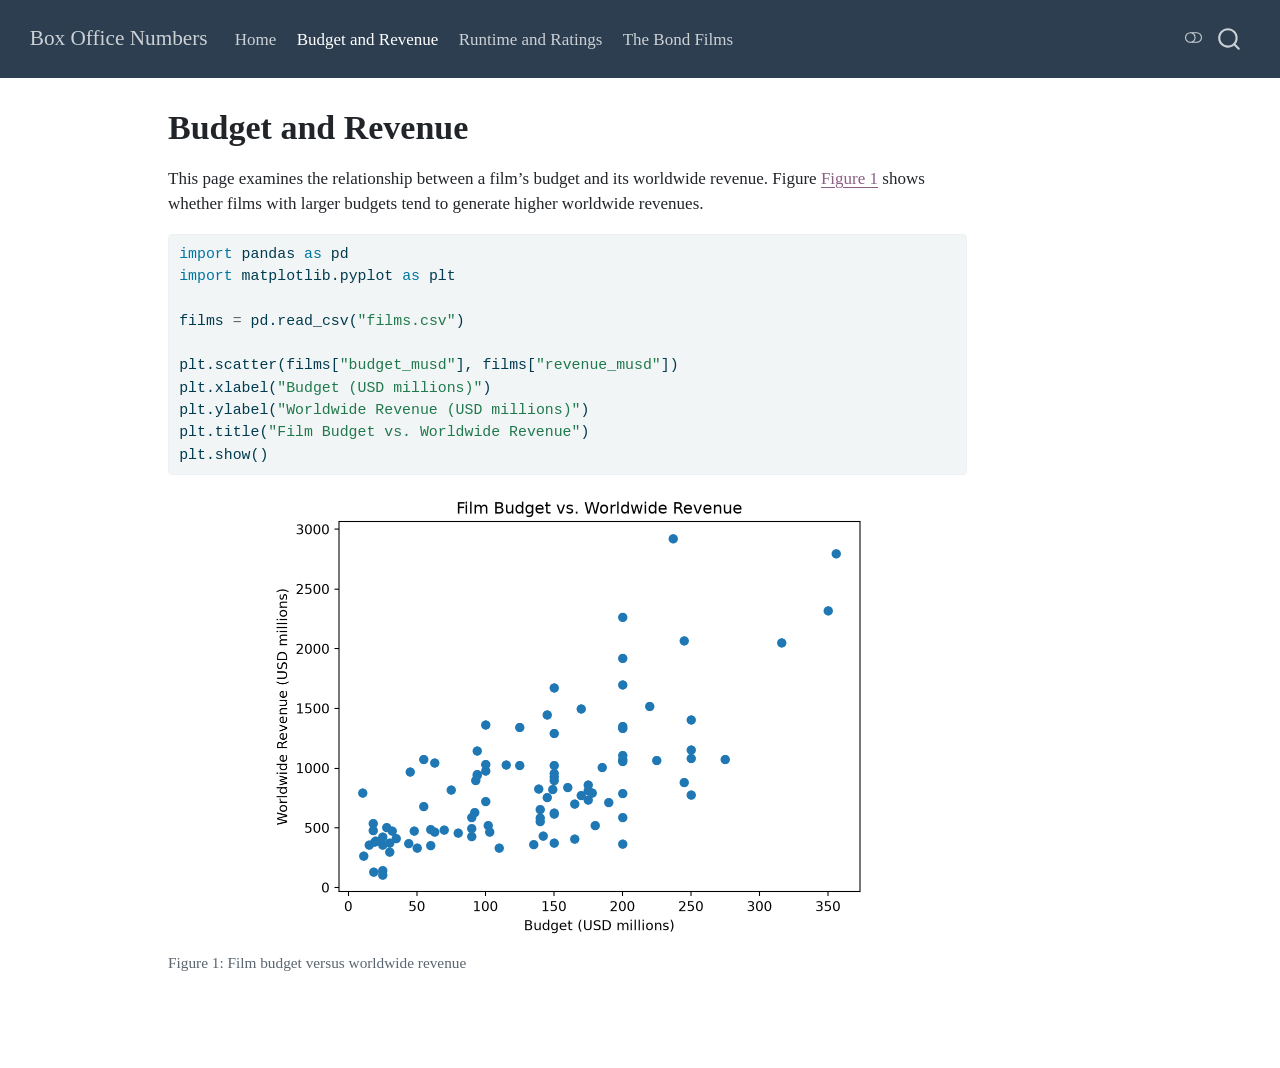
<file: budget-revenue.html>
<!DOCTYPE html>
<html xmlns="http://www.w3.org/1999/xhtml" lang="en" xml:lang="en"><head>

<meta charset="utf-8">
<meta name="generator" content="quarto-1.10.19">

<meta name="viewport" content="width=device-width, initial-scale=1.0, user-scalable=yes">


<title>Budget and Revenue – Box Office Numbers</title>
<style>
/* Default styles provided by pandoc.
** See https://pandoc.org/MANUAL.html#variables-for-html for config info.
*/
span.smallcaps{font-variant: small-caps;}
div.columns{display: flex; gap: 1.5em;}
div.column{flex: auto;}
@media screen {
div.columns{gap: min(4vw, 1.5em);}
div.column{overflow-x: auto;}
}
div.hanging-indent{margin-left: 1.5em; text-indent: -1.5em;}
ul.task-list{list-style: none;}
ul.task-list li input[type="checkbox"] {
  width: 0.8em;
  margin: 0 0.8em 0.2em -1em; /* quarto-specific, see https://github.com/quarto-dev/quarto-cli/issues/4556 */ 
  vertical-align: middle;
}
/* CSS for syntax highlighting */
html { -webkit-text-size-adjust: 100%; }
pre > code.sourceCode { white-space: pre; position: relative; }
pre > code.sourceCode > span { display: inline-block; line-height: 1.25; }
pre > code.sourceCode > span:empty { height: 1.2em; }
.sourceCode { overflow: visible; }
code.sourceCode > span { color: inherit; text-decoration: inherit; }
div.sourceCode { margin: 1em 0; }
pre.sourceCode { margin: 0; }
@media screen {
div.sourceCode { overflow: auto; }
}
@media print {
pre > code.sourceCode { white-space: pre-wrap; }
pre > code.sourceCode > span { text-indent: -5em; padding-left: 5em; }
}
pre.numberSource code
  { counter-reset: source-line 0; }
pre.numberSource code > span
  { position: relative; left: -4em; counter-increment: source-line; }
pre.numberSource code > span > a:first-child::before
  { content: counter(source-line);
    position: relative; left: -1em; text-align: right; vertical-align: baseline;
    border: none; display: inline-block;
    -webkit-touch-callout: none; -webkit-user-select: none;
    -khtml-user-select: none; -moz-user-select: none;
    -ms-user-select: none; user-select: none;
    padding: 0 4px; width: 4em;
  }
pre.numberSource { margin-left: 3em;  padding-left: 4px; }
div.sourceCode
  {   }
@media screen {
pre > code.sourceCode > span > a:first-child::before { text-decoration: underline; }
}
</style>


<script src="site_libs/quarto-nav/quarto-nav.js"></script>
<script src="site_libs/quarto-nav/headroom.min.js"></script>
<script src="site_libs/clipboard/clipboard.min.js"></script>
<script src="site_libs/quarto-search/autocomplete.umd.js"></script>
<script src="site_libs/quarto-search/fuse.min.js"></script>
<script src="site_libs/quarto-search/quarto-search.js"></script>
<meta name="quarto:offset" content="./">
<script src="site_libs/quarto-html/quarto.js" type="module"></script>
<script src="site_libs/quarto-html/tabsets/tabsets.js" type="module"></script>
<script src="site_libs/quarto-html/popper.min.js"></script>
<script src="site_libs/quarto-html/tippy.umd.min.js"></script>
<script src="site_libs/quarto-html/anchor.min.js"></script>
<link href="site_libs/quarto-html/tippy.css" rel="stylesheet">
<link href="site_libs/quarto-html/quarto-syntax-highlighting-bf27225e3a48a9273f3daa8f8e829971.css" rel="stylesheet" class="quarto-color-scheme" id="quarto-text-highlighting-styles">
<link href="site_libs/quarto-html/quarto-syntax-highlighting-dark-b626d73c4c936ccc3cb08be7d45d1df6.css" rel="stylesheet" class="quarto-color-scheme quarto-color-alternate" id="quarto-text-highlighting-styles">
<link href="site_libs/quarto-html/quarto-syntax-highlighting-bf27225e3a48a9273f3daa8f8e829971.css" rel="stylesheet" class="quarto-color-scheme-extra" id="quarto-text-highlighting-styles">
<script src="site_libs/bootstrap/bootstrap.min.js"></script>
<link href="site_libs/bootstrap/bootstrap-icons.css" rel="stylesheet">
<link href="site_libs/bootstrap/bootstrap-92404dd89b1444827012a9e3a58cda88.min.css" rel="stylesheet" append-hash="true" class="quarto-color-scheme" id="quarto-bootstrap" data-mode="light">
<link href="site_libs/bootstrap/bootstrap-dark-720b1f6026ab7ede4eb502a3403defd2.min.css" rel="stylesheet" append-hash="true" class="quarto-color-scheme quarto-color-alternate" id="quarto-bootstrap" data-mode="dark">
<link href="site_libs/bootstrap/bootstrap-92404dd89b1444827012a9e3a58cda88.min.css" rel="stylesheet" append-hash="true" class="quarto-color-scheme-extra" id="quarto-bootstrap" data-mode="light">
<script id="quarto-search-options" type="application/json">{
  "location": "navbar",
  "copy-button": false,
  "collapse-after": 3,
  "panel-placement": "end",
  "type": "overlay",
  "limit": 50,
  "keyboard-shortcut": [
    "f",
    "/",
    "s"
  ],
  "show-item-context": false,
  "language": {
    "search-no-results-text": "No results",
    "search-matching-documents-text": "matching documents",
    "search-copy-link-title": "Copy link to search",
    "search-hide-matches-text": "Hide additional matches",
    "search-more-match-text": "more match in this document",
    "search-more-matches-text": "more matches in this document",
    "search-clear-button-title": "Clear",
    "search-text-placeholder": "",
    "search-detached-cancel-button-title": "Cancel",
    "search-submit-button-title": "Submit",
    "search-label": "Search"
  }
}</script>


<link rel="stylesheet" href="styles.css">
</head>

<body class="nav-fixed quarto-light"><script id="quarto-html-before-body" type="application/javascript">
    const toggleBodyColorMode = (bsSheetEl) => {
      const mode = bsSheetEl.getAttribute("data-mode");
      const bodyEl = window.document.querySelector("body");
      if (mode === "dark") {
        bodyEl.classList.add("quarto-dark");
        bodyEl.classList.remove("quarto-light");
      } else {
        bodyEl.classList.add("quarto-light");
        bodyEl.classList.remove("quarto-dark");
      }
    }
    const toggleBodyColorPrimary = () => {
      const bsSheetEl = window.document.querySelector("link#quarto-bootstrap:not([rel=disabled-stylesheet])");
      if (bsSheetEl) {
        toggleBodyColorMode(bsSheetEl);
      }
    }
    const setColorSchemeToggle = (alternate) => {
      const toggles = window.document.querySelectorAll('.quarto-color-scheme-toggle');
      for (let i=0; i < toggles.length; i++) {
        const toggle = toggles[i];
        if (toggle) {
          if (alternate) {
            toggle.classList.add("alternate");
          } else {
            toggle.classList.remove("alternate");
          }
        }
      }
    };
    const toggleColorMode = (alternate) => {
      // Switch the stylesheets
      const primaryStylesheets = window.document.querySelectorAll('link.quarto-color-scheme:not(.quarto-color-alternate)');
      const alternateStylesheets = window.document.querySelectorAll('link.quarto-color-scheme.quarto-color-alternate');
      manageTransitions('#quarto-margin-sidebar .nav-link', false);
      if (alternate) {
        // note: dark is layered on light, we don't disable primary!
        enableStylesheet(alternateStylesheets);
        for (const sheetNode of alternateStylesheets) {
          if (sheetNode.id === "quarto-bootstrap") {
            toggleBodyColorMode(sheetNode);
          }
        }
      } else {
        disableStylesheet(alternateStylesheets);
        enableStylesheet(primaryStylesheets)
        toggleBodyColorPrimary();
      }
      manageTransitions('#quarto-margin-sidebar .nav-link', true);
      // Switch the toggles
      setColorSchemeToggle(alternate)
      // Hack to workaround the fact that safari doesn't
      // properly recolor the scrollbar when toggling (#1455)
      if (navigator.userAgent.indexOf('Safari') > 0 && navigator.userAgent.indexOf('Chrome') == -1) {
        manageTransitions("body", false);
        window.scrollTo(0, 1);
        setTimeout(() => {
          window.scrollTo(0, 0);
          manageTransitions("body", true);
        }, 40);
      }
    }
    const disableStylesheet = (stylesheets) => {
      for (let i=0; i < stylesheets.length; i++) {
        const stylesheet = stylesheets[i];
        stylesheet.rel = 'disabled-stylesheet';
      }
    }
    const enableStylesheet = (stylesheets) => {
      for (let i=0; i < stylesheets.length; i++) {
        const stylesheet = stylesheets[i];
        if(stylesheet.rel !== 'stylesheet') { // for Chrome, which will still FOUC without this check
          stylesheet.rel = 'stylesheet';
        }
      }
    }
    const manageTransitions = (selector, allowTransitions) => {
      const els = window.document.querySelectorAll(selector);
      for (let i=0; i < els.length; i++) {
        const el = els[i];
        if (allowTransitions) {
          el.classList.remove('notransition');
        } else {
          el.classList.add('notransition');
        }
      }
    }
    const isFileUrl = () => {
      return window.location.protocol === 'file:';
    }
    const hasAlternateSentinel = () => {
      let styleSentinel = getColorSchemeSentinel();
      if (styleSentinel !== null) {
        return styleSentinel === "alternate";
      } else {
        return false;
      }
    }
    const setStyleSentinel = (alternate) => {
      const value = alternate ? "alternate" : "default";
      if (!isFileUrl()) {
        window.localStorage.setItem("quarto-color-scheme", value);
      } else {
        localAlternateSentinel = value;
      }
    }
    const getColorSchemeSentinel = () => {
      if (!isFileUrl()) {
        const storageValue = window.localStorage.getItem("quarto-color-scheme");
        return storageValue != null ? storageValue : localAlternateSentinel;
      } else {
        return localAlternateSentinel;
      }
    }
    const toggleGiscusIfUsed = (isAlternate, darkModeDefault) => {
      const baseTheme = document.querySelector('#giscus-base-theme')?.value ?? 'light';
      const alternateTheme = document.querySelector('#giscus-alt-theme')?.value ?? 'dark';
      let newTheme = '';
      if(authorPrefersDark) {
        newTheme = isAlternate ? baseTheme : alternateTheme;
      } else {
        newTheme = isAlternate ? alternateTheme : baseTheme;
      }
      const changeGiscusTheme = () => {
        // From: https://github.com/giscus/giscus/issues/336
        const sendMessage = (message) => {
          const iframe = document.querySelector('iframe.giscus-frame');
          if (!iframe) return;
          iframe.contentWindow.postMessage({ giscus: message }, 'https://giscus.app');
        }
        sendMessage({
          setConfig: {
            theme: newTheme
          }
        });
      }
      const isGiscussLoaded = window.document.querySelector('iframe.giscus-frame') !== null;
      if (isGiscussLoaded) {
        changeGiscusTheme();
      }
    };
    const authorPrefersDark = false;
    const darkModeDefault = authorPrefersDark;
      document.querySelector('link#quarto-text-highlighting-styles.quarto-color-scheme-extra').rel = 'disabled-stylesheet';
      document.querySelector('link#quarto-bootstrap.quarto-color-scheme-extra').rel = 'disabled-stylesheet';
    let localAlternateSentinel = darkModeDefault ? 'alternate' : 'default';
    // Dark / light mode switch
    window.quartoToggleColorScheme = () => {
      // Read the current dark / light value
      let toAlternate = !hasAlternateSentinel();
      toggleColorMode(toAlternate);
      setStyleSentinel(toAlternate);
      toggleGiscusIfUsed(toAlternate, darkModeDefault);
      window.dispatchEvent(new Event('resize'));
    };
    // Switch to dark mode if need be
    if (hasAlternateSentinel()) {
      toggleColorMode(true);
    } else {
      toggleColorMode(false);
    }
  </script>

<div id="quarto-search-results"></div>
  <header id="quarto-header" class="headroom fixed-top">
    <nav class="navbar navbar-expand-lg " data-bs-theme="dark">
      <div class="navbar-container container-fluid">
      <div class="navbar-brand-container mx-auto">
    <a class="navbar-brand" href="./index.html">
    <span class="navbar-title">Box Office Numbers</span>
    </a>
  </div>
            <div id="quarto-search" class="" title="Search"></div>
          <button class="navbar-toggler" type="button" data-bs-toggle="collapse" data-bs-target="#navbarCollapse" aria-controls="navbarCollapse" role="menu" aria-expanded="false" aria-label="Toggle navigation" onclick="if (window.quartoToggleHeadroom) { window.quartoToggleHeadroom(); }">
  <span class="navbar-toggler-icon"></span>
</button>
          <div class="collapse navbar-collapse" id="navbarCollapse">
            <ul class="navbar-nav navbar-nav-scroll me-auto">
  <li class="nav-item">
    <a class="nav-link" href="./index.html"> 
<span class="menu-text">Home</span></a>
  </li>  
  <li class="nav-item">
    <a class="nav-link active" href="./budget-revenue.html" aria-current="page"> 
<span class="menu-text">Budget and Revenue</span></a>
  </li>  
  <li class="nav-item">
    <a class="nav-link" href="./runtime-rating.html"> 
<span class="menu-text">Runtime and Ratings</span></a>
  </li>  
  <li class="nav-item">
    <a class="nav-link" href="./bond.html"> 
<span class="menu-text">The Bond Films</span></a>
  </li>  
</ul>
          </div> <!-- /navcollapse -->
            <div class="quarto-navbar-tools">
  <a href="" class="quarto-color-scheme-toggle quarto-navigation-tool  px-1" onclick="window.quartoToggleColorScheme(); return false;" title="Toggle dark mode"><i class="bi"></i></a>
</div>
      </div> <!-- /container-fluid -->
    </nav>
</header>
<!-- content -->
<div id="quarto-content" class="quarto-container page-columns page-rows-contents page-layout-article page-navbar">
<!-- sidebar -->
<!-- margin-sidebar -->
    <div id="quarto-margin-sidebar" class="sidebar margin-sidebar zindex-bottom">
        
    </div>
<!-- main -->
<main class="content" id="quarto-document-content">


<header id="title-block-header" class="quarto-title-block default">
<div class="quarto-title">
<h1 class="title">Budget and Revenue</h1>
</div>



<div class="quarto-title-meta">

    
  
    
  </div>
  


</header>


<p>This page examines the relationship between a film’s budget and its worldwide revenue. Figure <a href="#fig-budget-revenue" class="quarto-xref">Figure&nbsp;1</a> shows whether films with larger budgets tend to generate higher worldwide revenues.</p>
<div id="cell-fig-budget-revenue" class="cell" data-execution_count="1">
<div class="code-copy-outer-scaffold"><div class="sourceCode cell-code" id="cb1"><pre class="sourceCode python code-with-copy"><code class="sourceCode python"><span id="cb1-1"><a href="#cb1-1" aria-hidden="true" tabindex="-1"></a><span class="im">import</span> pandas <span class="im">as</span> pd</span>
<span id="cb1-2"><a href="#cb1-2" aria-hidden="true" tabindex="-1"></a><span class="im">import</span> matplotlib.pyplot <span class="im">as</span> plt</span>
<span id="cb1-3"><a href="#cb1-3" aria-hidden="true" tabindex="-1"></a></span>
<span id="cb1-4"><a href="#cb1-4" aria-hidden="true" tabindex="-1"></a>films <span class="op">=</span> pd.read_csv(<span class="st">"films.csv"</span>)</span>
<span id="cb1-5"><a href="#cb1-5" aria-hidden="true" tabindex="-1"></a></span>
<span id="cb1-6"><a href="#cb1-6" aria-hidden="true" tabindex="-1"></a>plt.scatter(films[<span class="st">"budget_musd"</span>], films[<span class="st">"revenue_musd"</span>])</span>
<span id="cb1-7"><a href="#cb1-7" aria-hidden="true" tabindex="-1"></a>plt.xlabel(<span class="st">"Budget (USD millions)"</span>)</span>
<span id="cb1-8"><a href="#cb1-8" aria-hidden="true" tabindex="-1"></a>plt.ylabel(<span class="st">"Worldwide Revenue (USD millions)"</span>)</span>
<span id="cb1-9"><a href="#cb1-9" aria-hidden="true" tabindex="-1"></a>plt.title(<span class="st">"Film Budget vs. Worldwide Revenue"</span>)</span>
<span id="cb1-10"><a href="#cb1-10" aria-hidden="true" tabindex="-1"></a>plt.show()</span></code></pre></div><button title="Copy to Clipboard" class="code-copy-button"><i class="bi"></i></button></div>
<div class="cell-output cell-output-display">
<div id="fig-budget-revenue" class="quarto-float quarto-figure quarto-figure-center anchored">
<figure class="quarto-float quarto-float-fig figure">
<div aria-describedby="fig-budget-revenue-caption-0ceaefa1-69ba-4598-a22c-09a6ac19f8ca">
<img src="budget-revenue_files/figure-html/fig-budget-revenue-output-1.png" width="602" height="451" class="figure-img">
</div>
<figcaption class="quarto-float-caption-bottom quarto-float-caption quarto-float-fig" id="fig-budget-revenue-caption-0ceaefa1-69ba-4598-a22c-09a6ac19f8ca">
Figure&nbsp;1: Film budget versus worldwide revenue
</figcaption>
</figure>
</div>
</div>
</div>



</main> <!-- /main -->
<script id="quarto-html-after-body" type="application/javascript">
  window.document.addEventListener("DOMContentLoaded", function (event) {
    // Ensure there is a toggle, if there isn't float one in the top right
    if (window.document.querySelector('.quarto-color-scheme-toggle') === null) {
      const a = window.document.createElement('a');
      a.classList.add('top-right');
      a.classList.add('quarto-color-scheme-toggle');
      a.href = "";
      a.onclick = function() { try { window.quartoToggleColorScheme(); } catch {} return false; };
      const i = window.document.createElement("i");
      i.classList.add('bi');
      a.appendChild(i);
      window.document.body.appendChild(a);
    }
    setColorSchemeToggle(hasAlternateSentinel())
    const icon = "";
    const anchorJS = new window.AnchorJS();
    anchorJS.options = {
      placement: 'right',
      icon: icon
    };
    anchorJS.add('.anchored');
    const isCodeAnnotation = (el) => {
      for (const clz of el.classList) {
        if (clz.startsWith('code-annotation-')) {                     
          return true;
        }
      }
      return false;
    }
    const onCopySuccess = function(e) {
      // button target
      const button = e.trigger;
      // don't keep focus
      button.blur();
      // flash "checked"
      button.classList.add('code-copy-button-checked');
      var currentTitle = button.getAttribute("title");
      button.setAttribute("title", "Copied!");
      let tooltip;
      if (window.bootstrap) {
        button.setAttribute("data-bs-toggle", "tooltip");
        button.setAttribute("data-bs-placement", "left");
        button.setAttribute("data-bs-title", "Copied!");
        tooltip = new bootstrap.Tooltip(button, 
          { trigger: "manual", 
            customClass: "code-copy-button-tooltip",
            offset: [0, -8]});
        tooltip.show();    
      }
      setTimeout(function() {
        if (tooltip) {
          tooltip.hide();
          button.removeAttribute("data-bs-title");
          button.removeAttribute("data-bs-toggle");
          button.removeAttribute("data-bs-placement");
        }
        button.setAttribute("title", currentTitle);
        button.classList.remove('code-copy-button-checked');
      }, 1000);
      // clear code selection
      e.clearSelection();
    }
    const getTextToCopy = function(trigger) {
      const outerScaffold = trigger.parentElement.cloneNode(true);
      const codeEl = outerScaffold.querySelector('code');
      for (const childEl of codeEl.children) {
        if (isCodeAnnotation(childEl)) {
          childEl.remove();
        }
      }
      return codeEl.innerText;
    }
    const clipboard = new window.ClipboardJS('.code-copy-button:not([data-in-quarto-modal])', {
      text: getTextToCopy
    });
    clipboard.on('success', onCopySuccess);
    if (window.document.getElementById('quarto-embedded-source-code-modal')) {
      const clipboardModal = new window.ClipboardJS('.code-copy-button[data-in-quarto-modal]', {
        text: getTextToCopy,
        container: window.document.getElementById('quarto-embedded-source-code-modal')
      });
      clipboardModal.on('success', onCopySuccess);
    }
      var localhostRegex = new RegExp(/^(?:http|https):\/\/localhost\:?[0-9]*\//);
      var mailtoRegex = new RegExp(/^mailto:/);
        var filterRegex = new RegExp("https:\/\/gschen2\.github\.io\/datasci350-quiz02\/");
      var isInternal = (href) => {
          return filterRegex.test(href) || localhostRegex.test(href) || mailtoRegex.test(href);
      }
      // Inspect non-navigation links and adorn them if external
     var links = window.document.querySelectorAll('a[href]:not(.nav-link):not(.navbar-brand):not(.toc-action):not(.sidebar-link):not(.sidebar-item-toggle):not(.pagination-link):not(.no-external):not([aria-hidden]):not(.dropdown-item):not(.quarto-navigation-tool):not(.about-link)');
      for (var i=0; i<links.length; i++) {
        const link = links[i];
        if (!isInternal(link.href)) {
          // undo the damage that might have been done by quarto-nav.js in the case of
          // links that we want to consider external
          if (link.dataset.originalHref !== undefined) {
            link.href = link.dataset.originalHref;
          }
        }
      }
    function tippyHover(el, contentFn, onTriggerFn, onUntriggerFn) {
      const config = {
        allowHTML: true,
        maxWidth: 500,
        delay: 100,
        arrow: false,
        appendTo: function(el) {
            return el.parentElement;
        },
        interactive: true,
        interactiveBorder: 10,
        theme: 'quarto',
        placement: 'bottom-start',
      };
      if (contentFn) {
        config.content = contentFn;
      }
      if (onTriggerFn) {
        config.onTrigger = onTriggerFn;
      }
      if (onUntriggerFn) {
        config.onUntrigger = onUntriggerFn;
      }
      window.tippy(el, config); 
    }
    const noterefs = window.document.querySelectorAll('a[role="doc-noteref"]');
    for (var i=0; i<noterefs.length; i++) {
      const ref = noterefs[i];
      tippyHover(ref, function() {
        // use id or data attribute instead here
        let href = ref.getAttribute('data-footnote-href') || ref.getAttribute('href');
        try { href = new URL(href).hash; } catch {}
        const id = href.replace(/^#\/?/, "");
        const note = window.document.getElementById(id);
        if (note) {
          return note.innerHTML;
        } else {
          return "";
        }
      });
    }
    const xrefs = window.document.querySelectorAll('a.quarto-xref');
    const processXRef = (id, note) => {
      // Strip column container classes
      const stripColumnClz = (el) => {
        el.classList.remove("page-full", "page-columns");
        if (el.children) {
          for (const child of el.children) {
            stripColumnClz(child);
          }
        }
      }
      stripColumnClz(note)
      if (id === null || id.startsWith('sec-')) {
        // Special case sections, only their first couple elements
        const container = document.createElement("div");
        if (note.children && note.children.length > 2) {
          container.appendChild(note.children[0].cloneNode(true));
          for (let i = 1; i < note.children.length; i++) {
            const child = note.children[i];
            if (child.tagName === "P" && child.innerText === "") {
              continue;
            } else {
              container.appendChild(child.cloneNode(true));
              break;
            }
          }
          if (window.Quarto?.typesetMath) {
            window.Quarto.typesetMath(container);
          }
          return container.innerHTML
        } else {
          if (window.Quarto?.typesetMath) {
            window.Quarto.typesetMath(note);
          }
          return note.innerHTML;
        }
      } else {
        // Remove any anchor links if they are present
        const anchorLink = note.querySelector('a.anchorjs-link');
        if (anchorLink) {
          anchorLink.remove();
        }
        if (window.Quarto?.typesetMath) {
          window.Quarto.typesetMath(note);
        }
        if (note.classList.contains("callout")) {
          return note.outerHTML;
        } else {
          return note.innerHTML;
        }
      }
    }
    for (var i=0; i<xrefs.length; i++) {
      const xref = xrefs[i];
      tippyHover(xref, undefined, function(instance) {
        instance.disable();
        let url = xref.getAttribute('href');
        let hash = undefined; 
        if (url.startsWith('#')) {
          hash = url;
        } else {
          try { hash = new URL(url).hash; } catch {}
        }
        if (hash) {
          const id = hash.replace(/^#\/?/, "");
          const note = window.document.getElementById(id);
          if (note !== null) {
            try {
              const html = processXRef(id, note.cloneNode(true));
              instance.setContent(html);
            } finally {
              instance.enable();
              instance.show();
            }
          } else {
            // See if we can fetch this
            fetch(url.split('#')[0])
            .then(res => res.text())
            .then(html => {
              const parser = new DOMParser();
              const htmlDoc = parser.parseFromString(html, "text/html");
              const note = htmlDoc.getElementById(id);
              if (note !== null) {
                const html = processXRef(id, note);
                instance.setContent(html);
              } 
            }).finally(() => {
              instance.enable();
              instance.show();
            });
          }
        } else {
          // See if we can fetch a full url (with no hash to target)
          // This is a special case and we should probably do some content thinning / targeting
          fetch(url)
          .then(res => res.text())
          .then(html => {
            const parser = new DOMParser();
            const htmlDoc = parser.parseFromString(html, "text/html");
            const note = htmlDoc.querySelector('main.content');
            if (note !== null) {
              // This should only happen for chapter cross references
              // (since there is no id in the URL)
              // remove the first header
              if (note.children.length > 0 && note.children[0].tagName === "HEADER") {
                note.children[0].remove();
              }
              const html = processXRef(null, note);
              instance.setContent(html);
            } 
          }).finally(() => {
            instance.enable();
            instance.show();
          });
        }
      }, function(instance) {
      });
    }
        let selectedAnnoteEl;
        const selectorForAnnotation = ( cell, annotation) => {
          let cellAttr = 'data-code-cell="' + cell + '"';
          let lineAttr = 'data-code-annotation="' +  annotation + '"';
          const selector = 'span[' + cellAttr + '][' + lineAttr + ']';
          return selector;
        }
        const selectCodeLines = (annoteEl) => {
          const doc = window.document;
          const targetCell = annoteEl.getAttribute("data-target-cell");
          const targetAnnotation = annoteEl.getAttribute("data-target-annotation");
          const annoteSpan = window.document.querySelector(selectorForAnnotation(targetCell, targetAnnotation));
          const lines = annoteSpan.getAttribute("data-code-lines").split(",");
          const lineIds = lines.map((line) => {
            return targetCell + "-" + line;
          })
          let top = null;
          let height = null;
          let parent = null;
          if (lineIds.length > 0) {
              //compute the position of the single el (top and bottom and make a div)
              const el = window.document.getElementById(lineIds[0]);
              top = el.offsetTop;
              height = el.offsetHeight;
              parent = el.parentElement.parentElement;
            if (lineIds.length > 1) {
              const lastEl = window.document.getElementById(lineIds[lineIds.length - 1]);
              const bottom = lastEl.offsetTop + lastEl.offsetHeight;
              height = bottom - top;
            }
            if (top !== null && height !== null && parent !== null) {
              // cook up a div (if necessary) and position it 
              let div = window.document.getElementById("code-annotation-line-highlight");
              if (div === null) {
                div = window.document.createElement("div");
                div.setAttribute("id", "code-annotation-line-highlight");
                div.style.position = 'absolute';
                parent.appendChild(div);
              }
              div.style.top = top - 2 + "px";
              div.style.height = height + 4 + "px";
              div.style.left = 0;
              let gutterDiv = window.document.getElementById("code-annotation-line-highlight-gutter");
              if (gutterDiv === null) {
                gutterDiv = window.document.createElement("div");
                gutterDiv.setAttribute("id", "code-annotation-line-highlight-gutter");
                gutterDiv.style.position = 'absolute';
                const codeCell = window.document.getElementById(targetCell);
                const gutter = codeCell.querySelector('.code-annotation-gutter');
                gutter.appendChild(gutterDiv);
              }
              gutterDiv.style.top = top - 2 + "px";
              gutterDiv.style.height = height + 4 + "px";
            }
            selectedAnnoteEl = annoteEl;
          }
        };
        const unselectCodeLines = () => {
          const elementsIds = ["code-annotation-line-highlight", "code-annotation-line-highlight-gutter"];
          elementsIds.forEach((elId) => {
            const div = window.document.getElementById(elId);
            if (div) {
              div.remove();
            }
          });
          selectedAnnoteEl = undefined;
        };
          // Handle positioning of the toggle
      window.addEventListener(
        "resize",
        throttle(() => {
          elRect = undefined;
          if (selectedAnnoteEl) {
            selectCodeLines(selectedAnnoteEl);
          }
        }, 10)
      );
      function throttle(fn, ms) {
      let throttle = false;
      let timer;
        return (...args) => {
          if(!throttle) { // first call gets through
              fn.apply(this, args);
              throttle = true;
          } else { // all the others get throttled
              if(timer) clearTimeout(timer); // cancel #2
              timer = setTimeout(() => {
                fn.apply(this, args);
                timer = throttle = false;
              }, ms);
          }
        };
      }
        // Attach click handler to the DT
        const annoteDls = window.document.querySelectorAll('dt[data-target-cell]');
        for (const annoteDlNode of annoteDls) {
          annoteDlNode.addEventListener('click', (event) => {
            const clickedEl = event.target;
            if (clickedEl !== selectedAnnoteEl) {
              unselectCodeLines();
              const activeEl = window.document.querySelector('dt[data-target-cell].code-annotation-active');
              if (activeEl) {
                activeEl.classList.remove('code-annotation-active');
              }
              selectCodeLines(clickedEl);
              clickedEl.classList.add('code-annotation-active');
            } else {
              // Unselect the line
              unselectCodeLines();
              clickedEl.classList.remove('code-annotation-active');
            }
          });
        }
    const findCites = (el) => {
      const parentEl = el.parentElement;
      if (parentEl) {
        const cites = parentEl.dataset.cites;
        if (cites) {
          return {
            el,
            cites: cites.split(' ')
          };
        } else {
          return findCites(el.parentElement)
        }
      } else {
        return undefined;
      }
    };
    var bibliorefs = window.document.querySelectorAll('a[role="doc-biblioref"]');
    for (var i=0; i<bibliorefs.length; i++) {
      const ref = bibliorefs[i];
      const citeInfo = findCites(ref);
      if (citeInfo) {
        tippyHover(citeInfo.el, function() {
          var popup = window.document.createElement('div');
          citeInfo.cites.forEach(function(cite) {
            var citeDiv = window.document.createElement('div');
            citeDiv.classList.add('hanging-indent');
            citeDiv.classList.add('csl-entry');
            var biblioDiv = window.document.getElementById('ref-' + cite);
            if (biblioDiv) {
              citeDiv.innerHTML = biblioDiv.innerHTML;
            }
            popup.appendChild(citeDiv);
          });
          return popup.innerHTML;
        });
      }
    }
  });
  </script>
</div> <!-- /content -->




</body></html>
</file>
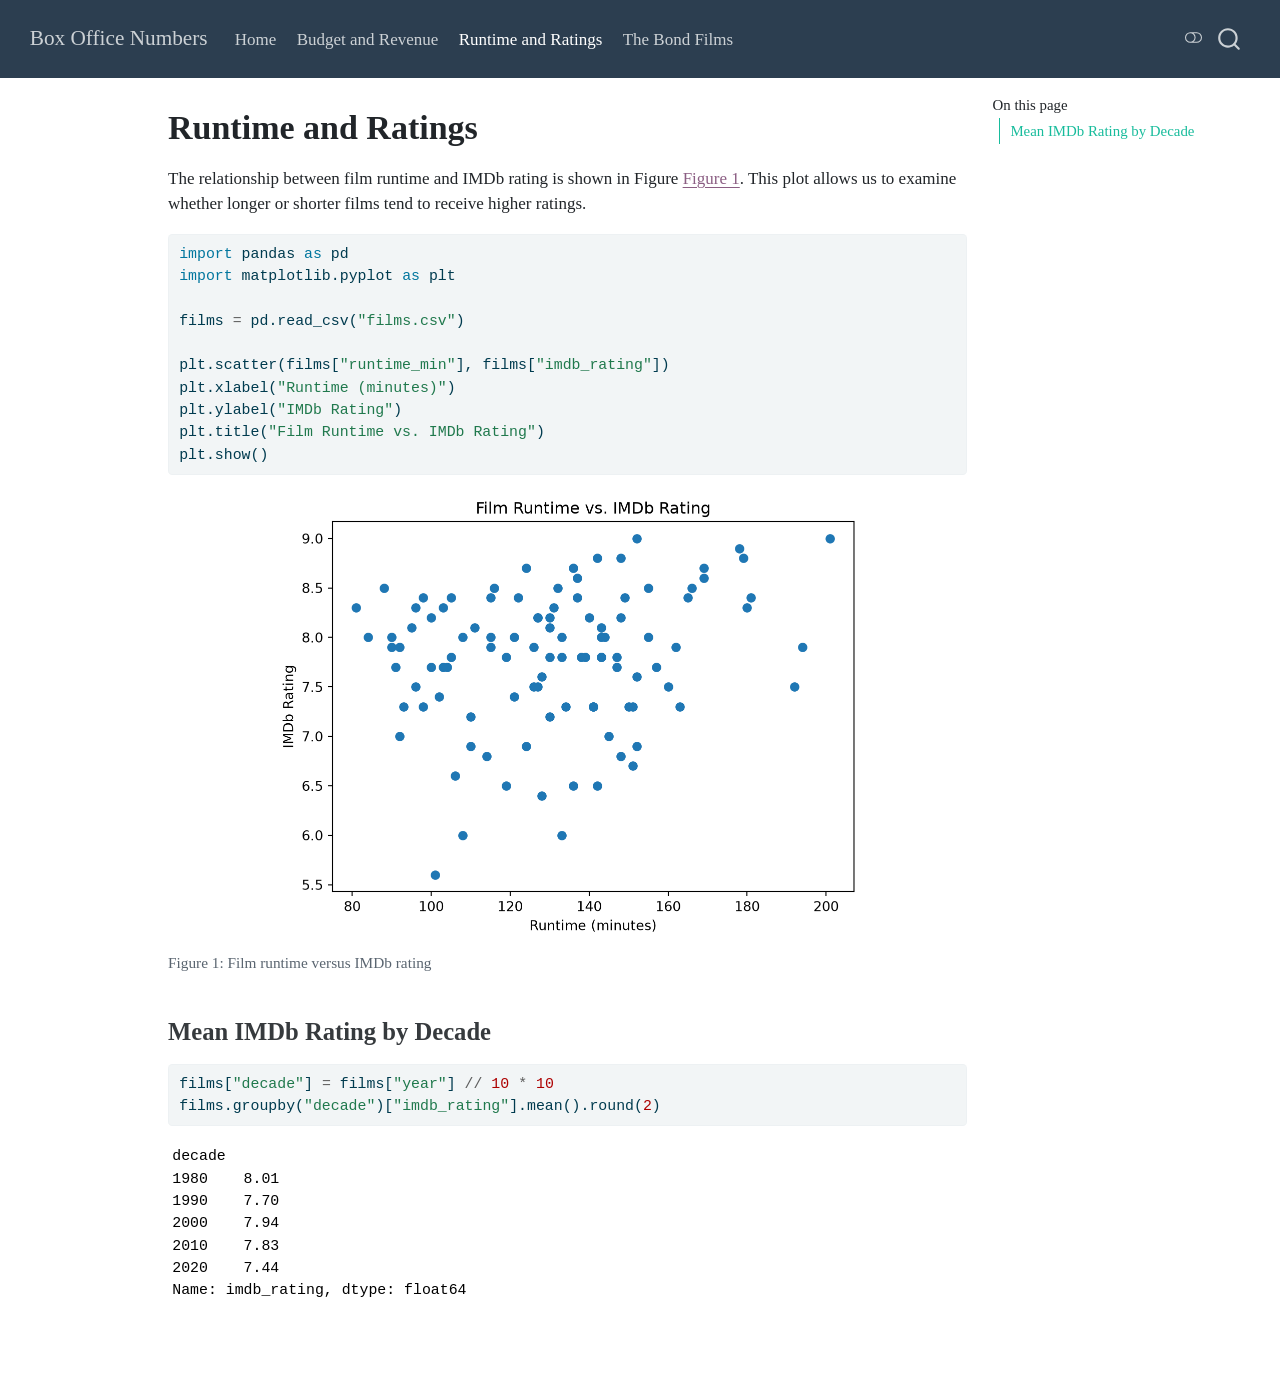
<file: runtime-rating.html>
<!DOCTYPE html>
<html xmlns="http://www.w3.org/1999/xhtml" lang="en" xml:lang="en"><head>

<meta charset="utf-8">
<meta name="generator" content="quarto-1.10.19">

<meta name="viewport" content="width=device-width, initial-scale=1.0, user-scalable=yes">


<title>Runtime and Ratings – Box Office Numbers</title>
<style>
/* Default styles provided by pandoc.
** See https://pandoc.org/MANUAL.html#variables-for-html for config info.
*/
span.smallcaps{font-variant: small-caps;}
div.columns{display: flex; gap: 1.5em;}
div.column{flex: auto;}
@media screen {
div.columns{gap: min(4vw, 1.5em);}
div.column{overflow-x: auto;}
}
div.hanging-indent{margin-left: 1.5em; text-indent: -1.5em;}
ul.task-list{list-style: none;}
ul.task-list li input[type="checkbox"] {
  width: 0.8em;
  margin: 0 0.8em 0.2em -1em; /* quarto-specific, see https://github.com/quarto-dev/quarto-cli/issues/4556 */ 
  vertical-align: middle;
}
/* CSS for syntax highlighting */
html { -webkit-text-size-adjust: 100%; }
pre > code.sourceCode { white-space: pre; position: relative; }
pre > code.sourceCode > span { display: inline-block; line-height: 1.25; }
pre > code.sourceCode > span:empty { height: 1.2em; }
.sourceCode { overflow: visible; }
code.sourceCode > span { color: inherit; text-decoration: inherit; }
div.sourceCode { margin: 1em 0; }
pre.sourceCode { margin: 0; }
@media screen {
div.sourceCode { overflow: auto; }
}
@media print {
pre > code.sourceCode { white-space: pre-wrap; }
pre > code.sourceCode > span { text-indent: -5em; padding-left: 5em; }
}
pre.numberSource code
  { counter-reset: source-line 0; }
pre.numberSource code > span
  { position: relative; left: -4em; counter-increment: source-line; }
pre.numberSource code > span > a:first-child::before
  { content: counter(source-line);
    position: relative; left: -1em; text-align: right; vertical-align: baseline;
    border: none; display: inline-block;
    -webkit-touch-callout: none; -webkit-user-select: none;
    -khtml-user-select: none; -moz-user-select: none;
    -ms-user-select: none; user-select: none;
    padding: 0 4px; width: 4em;
  }
pre.numberSource { margin-left: 3em;  padding-left: 4px; }
div.sourceCode
  {   }
@media screen {
pre > code.sourceCode > span > a:first-child::before { text-decoration: underline; }
}
</style>


<script src="site_libs/quarto-nav/quarto-nav.js"></script>
<script src="site_libs/quarto-nav/headroom.min.js"></script>
<script src="site_libs/clipboard/clipboard.min.js"></script>
<script src="site_libs/quarto-search/autocomplete.umd.js"></script>
<script src="site_libs/quarto-search/fuse.min.js"></script>
<script src="site_libs/quarto-search/quarto-search.js"></script>
<meta name="quarto:offset" content="./">
<script src="site_libs/quarto-html/quarto.js" type="module"></script>
<script src="site_libs/quarto-html/tabsets/tabsets.js" type="module"></script>
<script src="site_libs/quarto-html/popper.min.js"></script>
<script src="site_libs/quarto-html/tippy.umd.min.js"></script>
<script src="site_libs/quarto-html/anchor.min.js"></script>
<link href="site_libs/quarto-html/tippy.css" rel="stylesheet">
<link href="site_libs/quarto-html/quarto-syntax-highlighting-bf27225e3a48a9273f3daa8f8e829971.css" rel="stylesheet" class="quarto-color-scheme" id="quarto-text-highlighting-styles">
<link href="site_libs/quarto-html/quarto-syntax-highlighting-dark-b626d73c4c936ccc3cb08be7d45d1df6.css" rel="stylesheet" class="quarto-color-scheme quarto-color-alternate" id="quarto-text-highlighting-styles">
<link href="site_libs/quarto-html/quarto-syntax-highlighting-bf27225e3a48a9273f3daa8f8e829971.css" rel="stylesheet" class="quarto-color-scheme-extra" id="quarto-text-highlighting-styles">
<script src="site_libs/bootstrap/bootstrap.min.js"></script>
<link href="site_libs/bootstrap/bootstrap-icons.css" rel="stylesheet">
<link href="site_libs/bootstrap/bootstrap-92404dd89b1444827012a9e3a58cda88.min.css" rel="stylesheet" append-hash="true" class="quarto-color-scheme" id="quarto-bootstrap" data-mode="light">
<link href="site_libs/bootstrap/bootstrap-dark-720b1f6026ab7ede4eb502a3403defd2.min.css" rel="stylesheet" append-hash="true" class="quarto-color-scheme quarto-color-alternate" id="quarto-bootstrap" data-mode="dark">
<link href="site_libs/bootstrap/bootstrap-92404dd89b1444827012a9e3a58cda88.min.css" rel="stylesheet" append-hash="true" class="quarto-color-scheme-extra" id="quarto-bootstrap" data-mode="light">
<script id="quarto-search-options" type="application/json">{
  "location": "navbar",
  "copy-button": false,
  "collapse-after": 3,
  "panel-placement": "end",
  "type": "overlay",
  "limit": 50,
  "keyboard-shortcut": [
    "f",
    "/",
    "s"
  ],
  "show-item-context": false,
  "language": {
    "search-no-results-text": "No results",
    "search-matching-documents-text": "matching documents",
    "search-copy-link-title": "Copy link to search",
    "search-hide-matches-text": "Hide additional matches",
    "search-more-match-text": "more match in this document",
    "search-more-matches-text": "more matches in this document",
    "search-clear-button-title": "Clear",
    "search-text-placeholder": "",
    "search-detached-cancel-button-title": "Cancel",
    "search-submit-button-title": "Submit",
    "search-label": "Search"
  }
}</script>


<link rel="stylesheet" href="styles.css">
</head>

<body class="nav-fixed quarto-light"><script id="quarto-html-before-body" type="application/javascript">
    const toggleBodyColorMode = (bsSheetEl) => {
      const mode = bsSheetEl.getAttribute("data-mode");
      const bodyEl = window.document.querySelector("body");
      if (mode === "dark") {
        bodyEl.classList.add("quarto-dark");
        bodyEl.classList.remove("quarto-light");
      } else {
        bodyEl.classList.add("quarto-light");
        bodyEl.classList.remove("quarto-dark");
      }
    }
    const toggleBodyColorPrimary = () => {
      const bsSheetEl = window.document.querySelector("link#quarto-bootstrap:not([rel=disabled-stylesheet])");
      if (bsSheetEl) {
        toggleBodyColorMode(bsSheetEl);
      }
    }
    const setColorSchemeToggle = (alternate) => {
      const toggles = window.document.querySelectorAll('.quarto-color-scheme-toggle');
      for (let i=0; i < toggles.length; i++) {
        const toggle = toggles[i];
        if (toggle) {
          if (alternate) {
            toggle.classList.add("alternate");
          } else {
            toggle.classList.remove("alternate");
          }
        }
      }
    };
    const toggleColorMode = (alternate) => {
      // Switch the stylesheets
      const primaryStylesheets = window.document.querySelectorAll('link.quarto-color-scheme:not(.quarto-color-alternate)');
      const alternateStylesheets = window.document.querySelectorAll('link.quarto-color-scheme.quarto-color-alternate');
      manageTransitions('#quarto-margin-sidebar .nav-link', false);
      if (alternate) {
        // note: dark is layered on light, we don't disable primary!
        enableStylesheet(alternateStylesheets);
        for (const sheetNode of alternateStylesheets) {
          if (sheetNode.id === "quarto-bootstrap") {
            toggleBodyColorMode(sheetNode);
          }
        }
      } else {
        disableStylesheet(alternateStylesheets);
        enableStylesheet(primaryStylesheets)
        toggleBodyColorPrimary();
      }
      manageTransitions('#quarto-margin-sidebar .nav-link', true);
      // Switch the toggles
      setColorSchemeToggle(alternate)
      // Hack to workaround the fact that safari doesn't
      // properly recolor the scrollbar when toggling (#1455)
      if (navigator.userAgent.indexOf('Safari') > 0 && navigator.userAgent.indexOf('Chrome') == -1) {
        manageTransitions("body", false);
        window.scrollTo(0, 1);
        setTimeout(() => {
          window.scrollTo(0, 0);
          manageTransitions("body", true);
        }, 40);
      }
    }
    const disableStylesheet = (stylesheets) => {
      for (let i=0; i < stylesheets.length; i++) {
        const stylesheet = stylesheets[i];
        stylesheet.rel = 'disabled-stylesheet';
      }
    }
    const enableStylesheet = (stylesheets) => {
      for (let i=0; i < stylesheets.length; i++) {
        const stylesheet = stylesheets[i];
        if(stylesheet.rel !== 'stylesheet') { // for Chrome, which will still FOUC without this check
          stylesheet.rel = 'stylesheet';
        }
      }
    }
    const manageTransitions = (selector, allowTransitions) => {
      const els = window.document.querySelectorAll(selector);
      for (let i=0; i < els.length; i++) {
        const el = els[i];
        if (allowTransitions) {
          el.classList.remove('notransition');
        } else {
          el.classList.add('notransition');
        }
      }
    }
    const isFileUrl = () => {
      return window.location.protocol === 'file:';
    }
    const hasAlternateSentinel = () => {
      let styleSentinel = getColorSchemeSentinel();
      if (styleSentinel !== null) {
        return styleSentinel === "alternate";
      } else {
        return false;
      }
    }
    const setStyleSentinel = (alternate) => {
      const value = alternate ? "alternate" : "default";
      if (!isFileUrl()) {
        window.localStorage.setItem("quarto-color-scheme", value);
      } else {
        localAlternateSentinel = value;
      }
    }
    const getColorSchemeSentinel = () => {
      if (!isFileUrl()) {
        const storageValue = window.localStorage.getItem("quarto-color-scheme");
        return storageValue != null ? storageValue : localAlternateSentinel;
      } else {
        return localAlternateSentinel;
      }
    }
    const toggleGiscusIfUsed = (isAlternate, darkModeDefault) => {
      const baseTheme = document.querySelector('#giscus-base-theme')?.value ?? 'light';
      const alternateTheme = document.querySelector('#giscus-alt-theme')?.value ?? 'dark';
      let newTheme = '';
      if(authorPrefersDark) {
        newTheme = isAlternate ? baseTheme : alternateTheme;
      } else {
        newTheme = isAlternate ? alternateTheme : baseTheme;
      }
      const changeGiscusTheme = () => {
        // From: https://github.com/giscus/giscus/issues/336
        const sendMessage = (message) => {
          const iframe = document.querySelector('iframe.giscus-frame');
          if (!iframe) return;
          iframe.contentWindow.postMessage({ giscus: message }, 'https://giscus.app');
        }
        sendMessage({
          setConfig: {
            theme: newTheme
          }
        });
      }
      const isGiscussLoaded = window.document.querySelector('iframe.giscus-frame') !== null;
      if (isGiscussLoaded) {
        changeGiscusTheme();
      }
    };
    const authorPrefersDark = false;
    const darkModeDefault = authorPrefersDark;
      document.querySelector('link#quarto-text-highlighting-styles.quarto-color-scheme-extra').rel = 'disabled-stylesheet';
      document.querySelector('link#quarto-bootstrap.quarto-color-scheme-extra').rel = 'disabled-stylesheet';
    let localAlternateSentinel = darkModeDefault ? 'alternate' : 'default';
    // Dark / light mode switch
    window.quartoToggleColorScheme = () => {
      // Read the current dark / light value
      let toAlternate = !hasAlternateSentinel();
      toggleColorMode(toAlternate);
      setStyleSentinel(toAlternate);
      toggleGiscusIfUsed(toAlternate, darkModeDefault);
      window.dispatchEvent(new Event('resize'));
    };
    // Switch to dark mode if need be
    if (hasAlternateSentinel()) {
      toggleColorMode(true);
    } else {
      toggleColorMode(false);
    }
  </script>

<div id="quarto-search-results"></div>
  <header id="quarto-header" class="headroom fixed-top">
    <nav class="navbar navbar-expand-lg " data-bs-theme="dark">
      <div class="navbar-container container-fluid">
      <div class="navbar-brand-container mx-auto">
    <a class="navbar-brand" href="./index.html">
    <span class="navbar-title">Box Office Numbers</span>
    </a>
  </div>
            <div id="quarto-search" class="" title="Search"></div>
          <button class="navbar-toggler" type="button" data-bs-toggle="collapse" data-bs-target="#navbarCollapse" aria-controls="navbarCollapse" role="menu" aria-expanded="false" aria-label="Toggle navigation" onclick="if (window.quartoToggleHeadroom) { window.quartoToggleHeadroom(); }">
  <span class="navbar-toggler-icon"></span>
</button>
          <div class="collapse navbar-collapse" id="navbarCollapse">
            <ul class="navbar-nav navbar-nav-scroll me-auto">
  <li class="nav-item">
    <a class="nav-link" href="./index.html"> 
<span class="menu-text">Home</span></a>
  </li>  
  <li class="nav-item">
    <a class="nav-link" href="./budget-revenue.html"> 
<span class="menu-text">Budget and Revenue</span></a>
  </li>  
  <li class="nav-item">
    <a class="nav-link active" href="./runtime-rating.html" aria-current="page"> 
<span class="menu-text">Runtime and Ratings</span></a>
  </li>  
  <li class="nav-item">
    <a class="nav-link" href="./bond.html"> 
<span class="menu-text">The Bond Films</span></a>
  </li>  
</ul>
          </div> <!-- /navcollapse -->
            <div class="quarto-navbar-tools">
  <a href="" class="quarto-color-scheme-toggle quarto-navigation-tool  px-1" onclick="window.quartoToggleColorScheme(); return false;" title="Toggle dark mode"><i class="bi"></i></a>
</div>
      </div> <!-- /container-fluid -->
    </nav>
</header>
<!-- content -->
<div id="quarto-content" class="quarto-container page-columns page-rows-contents page-layout-article page-navbar">
<!-- sidebar -->
<!-- margin-sidebar -->
    <div id="quarto-margin-sidebar" class="sidebar margin-sidebar">
        <nav id="TOC" role="doc-toc" class="toc-active">
    <h2 id="toc-title">On this page</h2>
   
  <ul>
  <li><a href="#mean-imdb-rating-by-decade" id="toc-mean-imdb-rating-by-decade" class="nav-link active" data-scroll-target="#mean-imdb-rating-by-decade">Mean IMDb Rating by Decade</a></li>
  </ul>
</nav>
    </div>
<!-- main -->
<main class="content" id="quarto-document-content">


<header id="title-block-header" class="quarto-title-block default">
<div class="quarto-title">
<h1 class="title">Runtime and Ratings</h1>
</div>



<div class="quarto-title-meta">

    
  
    
  </div>
  


</header>


<p>The relationship between film runtime and IMDb rating is shown in Figure <a href="#fig-runtime-rating" class="quarto-xref">Figure&nbsp;1</a>. This plot allows us to examine whether longer or shorter films tend to receive higher ratings.</p>
<div id="cell-fig-runtime-rating" class="cell" data-execution_count="1">
<div class="code-copy-outer-scaffold"><div class="sourceCode cell-code" id="cb1"><pre class="sourceCode python code-with-copy"><code class="sourceCode python"><span id="cb1-1"><a href="#cb1-1" aria-hidden="true" tabindex="-1"></a><span class="im">import</span> pandas <span class="im">as</span> pd</span>
<span id="cb1-2"><a href="#cb1-2" aria-hidden="true" tabindex="-1"></a><span class="im">import</span> matplotlib.pyplot <span class="im">as</span> plt</span>
<span id="cb1-3"><a href="#cb1-3" aria-hidden="true" tabindex="-1"></a></span>
<span id="cb1-4"><a href="#cb1-4" aria-hidden="true" tabindex="-1"></a>films <span class="op">=</span> pd.read_csv(<span class="st">"films.csv"</span>)</span>
<span id="cb1-5"><a href="#cb1-5" aria-hidden="true" tabindex="-1"></a></span>
<span id="cb1-6"><a href="#cb1-6" aria-hidden="true" tabindex="-1"></a>plt.scatter(films[<span class="st">"runtime_min"</span>], films[<span class="st">"imdb_rating"</span>])</span>
<span id="cb1-7"><a href="#cb1-7" aria-hidden="true" tabindex="-1"></a>plt.xlabel(<span class="st">"Runtime (minutes)"</span>)</span>
<span id="cb1-8"><a href="#cb1-8" aria-hidden="true" tabindex="-1"></a>plt.ylabel(<span class="st">"IMDb Rating"</span>)</span>
<span id="cb1-9"><a href="#cb1-9" aria-hidden="true" tabindex="-1"></a>plt.title(<span class="st">"Film Runtime vs. IMDb Rating"</span>)</span>
<span id="cb1-10"><a href="#cb1-10" aria-hidden="true" tabindex="-1"></a>plt.show()</span></code></pre></div><button title="Copy to Clipboard" class="code-copy-button"><i class="bi"></i></button></div>
<div class="cell-output cell-output-display">
<div id="fig-runtime-rating" class="quarto-float quarto-figure quarto-figure-center anchored">
<figure class="quarto-float quarto-float-fig figure">
<div aria-describedby="fig-runtime-rating-caption-0ceaefa1-69ba-4598-a22c-09a6ac19f8ca">
<img src="runtime-rating_files/figure-html/fig-runtime-rating-output-1.png" width="590" height="451" class="figure-img">
</div>
<figcaption class="quarto-float-caption-bottom quarto-float-caption quarto-float-fig" id="fig-runtime-rating-caption-0ceaefa1-69ba-4598-a22c-09a6ac19f8ca">
Figure&nbsp;1: Film runtime versus IMDb rating
</figcaption>
</figure>
</div>
</div>
</div>
<section id="mean-imdb-rating-by-decade" class="level3">
<h3 class="anchored" data-anchor-id="mean-imdb-rating-by-decade">Mean IMDb Rating by Decade</h3>
<div id="394949d5" class="cell" data-execution_count="2">
<div class="code-copy-outer-scaffold"><div class="sourceCode cell-code" id="cb2"><pre class="sourceCode python code-with-copy"><code class="sourceCode python"><span id="cb2-1"><a href="#cb2-1" aria-hidden="true" tabindex="-1"></a>films[<span class="st">"decade"</span>] <span class="op">=</span> films[<span class="st">"year"</span>] <span class="op">//</span> <span class="dv">10</span> <span class="op">*</span> <span class="dv">10</span></span>
<span id="cb2-2"><a href="#cb2-2" aria-hidden="true" tabindex="-1"></a>films.groupby(<span class="st">"decade"</span>)[<span class="st">"imdb_rating"</span>].mean().<span class="bu">round</span>(<span class="dv">2</span>)</span></code></pre></div><button title="Copy to Clipboard" class="code-copy-button"><i class="bi"></i></button></div>
<div class="cell-output cell-output-display" data-execution_count="2">
<pre><code>decade
1980    8.01
1990    7.70
2000    7.94
2010    7.83
2020    7.44
Name: imdb_rating, dtype: float64</code></pre>
</div>
</div>


</section>

</main> <!-- /main -->
<script id="quarto-html-after-body" type="application/javascript">
  window.document.addEventListener("DOMContentLoaded", function (event) {
    // Ensure there is a toggle, if there isn't float one in the top right
    if (window.document.querySelector('.quarto-color-scheme-toggle') === null) {
      const a = window.document.createElement('a');
      a.classList.add('top-right');
      a.classList.add('quarto-color-scheme-toggle');
      a.href = "";
      a.onclick = function() { try { window.quartoToggleColorScheme(); } catch {} return false; };
      const i = window.document.createElement("i");
      i.classList.add('bi');
      a.appendChild(i);
      window.document.body.appendChild(a);
    }
    setColorSchemeToggle(hasAlternateSentinel())
    const icon = "";
    const anchorJS = new window.AnchorJS();
    anchorJS.options = {
      placement: 'right',
      icon: icon
    };
    anchorJS.add('.anchored');
    const isCodeAnnotation = (el) => {
      for (const clz of el.classList) {
        if (clz.startsWith('code-annotation-')) {                     
          return true;
        }
      }
      return false;
    }
    const onCopySuccess = function(e) {
      // button target
      const button = e.trigger;
      // don't keep focus
      button.blur();
      // flash "checked"
      button.classList.add('code-copy-button-checked');
      var currentTitle = button.getAttribute("title");
      button.setAttribute("title", "Copied!");
      let tooltip;
      if (window.bootstrap) {
        button.setAttribute("data-bs-toggle", "tooltip");
        button.setAttribute("data-bs-placement", "left");
        button.setAttribute("data-bs-title", "Copied!");
        tooltip = new bootstrap.Tooltip(button, 
          { trigger: "manual", 
            customClass: "code-copy-button-tooltip",
            offset: [0, -8]});
        tooltip.show();    
      }
      setTimeout(function() {
        if (tooltip) {
          tooltip.hide();
          button.removeAttribute("data-bs-title");
          button.removeAttribute("data-bs-toggle");
          button.removeAttribute("data-bs-placement");
        }
        button.setAttribute("title", currentTitle);
        button.classList.remove('code-copy-button-checked');
      }, 1000);
      // clear code selection
      e.clearSelection();
    }
    const getTextToCopy = function(trigger) {
      const outerScaffold = trigger.parentElement.cloneNode(true);
      const codeEl = outerScaffold.querySelector('code');
      for (const childEl of codeEl.children) {
        if (isCodeAnnotation(childEl)) {
          childEl.remove();
        }
      }
      return codeEl.innerText;
    }
    const clipboard = new window.ClipboardJS('.code-copy-button:not([data-in-quarto-modal])', {
      text: getTextToCopy
    });
    clipboard.on('success', onCopySuccess);
    if (window.document.getElementById('quarto-embedded-source-code-modal')) {
      const clipboardModal = new window.ClipboardJS('.code-copy-button[data-in-quarto-modal]', {
        text: getTextToCopy,
        container: window.document.getElementById('quarto-embedded-source-code-modal')
      });
      clipboardModal.on('success', onCopySuccess);
    }
      var localhostRegex = new RegExp(/^(?:http|https):\/\/localhost\:?[0-9]*\//);
      var mailtoRegex = new RegExp(/^mailto:/);
        var filterRegex = new RegExp("https:\/\/gschen2\.github\.io\/datasci350-quiz02\/");
      var isInternal = (href) => {
          return filterRegex.test(href) || localhostRegex.test(href) || mailtoRegex.test(href);
      }
      // Inspect non-navigation links and adorn them if external
     var links = window.document.querySelectorAll('a[href]:not(.nav-link):not(.navbar-brand):not(.toc-action):not(.sidebar-link):not(.sidebar-item-toggle):not(.pagination-link):not(.no-external):not([aria-hidden]):not(.dropdown-item):not(.quarto-navigation-tool):not(.about-link)');
      for (var i=0; i<links.length; i++) {
        const link = links[i];
        if (!isInternal(link.href)) {
          // undo the damage that might have been done by quarto-nav.js in the case of
          // links that we want to consider external
          if (link.dataset.originalHref !== undefined) {
            link.href = link.dataset.originalHref;
          }
        }
      }
    function tippyHover(el, contentFn, onTriggerFn, onUntriggerFn) {
      const config = {
        allowHTML: true,
        maxWidth: 500,
        delay: 100,
        arrow: false,
        appendTo: function(el) {
            return el.parentElement;
        },
        interactive: true,
        interactiveBorder: 10,
        theme: 'quarto',
        placement: 'bottom-start',
      };
      if (contentFn) {
        config.content = contentFn;
      }
      if (onTriggerFn) {
        config.onTrigger = onTriggerFn;
      }
      if (onUntriggerFn) {
        config.onUntrigger = onUntriggerFn;
      }
      window.tippy(el, config); 
    }
    const noterefs = window.document.querySelectorAll('a[role="doc-noteref"]');
    for (var i=0; i<noterefs.length; i++) {
      const ref = noterefs[i];
      tippyHover(ref, function() {
        // use id or data attribute instead here
        let href = ref.getAttribute('data-footnote-href') || ref.getAttribute('href');
        try { href = new URL(href).hash; } catch {}
        const id = href.replace(/^#\/?/, "");
        const note = window.document.getElementById(id);
        if (note) {
          return note.innerHTML;
        } else {
          return "";
        }
      });
    }
    const xrefs = window.document.querySelectorAll('a.quarto-xref');
    const processXRef = (id, note) => {
      // Strip column container classes
      const stripColumnClz = (el) => {
        el.classList.remove("page-full", "page-columns");
        if (el.children) {
          for (const child of el.children) {
            stripColumnClz(child);
          }
        }
      }
      stripColumnClz(note)
      if (id === null || id.startsWith('sec-')) {
        // Special case sections, only their first couple elements
        const container = document.createElement("div");
        if (note.children && note.children.length > 2) {
          container.appendChild(note.children[0].cloneNode(true));
          for (let i = 1; i < note.children.length; i++) {
            const child = note.children[i];
            if (child.tagName === "P" && child.innerText === "") {
              continue;
            } else {
              container.appendChild(child.cloneNode(true));
              break;
            }
          }
          if (window.Quarto?.typesetMath) {
            window.Quarto.typesetMath(container);
          }
          return container.innerHTML
        } else {
          if (window.Quarto?.typesetMath) {
            window.Quarto.typesetMath(note);
          }
          return note.innerHTML;
        }
      } else {
        // Remove any anchor links if they are present
        const anchorLink = note.querySelector('a.anchorjs-link');
        if (anchorLink) {
          anchorLink.remove();
        }
        if (window.Quarto?.typesetMath) {
          window.Quarto.typesetMath(note);
        }
        if (note.classList.contains("callout")) {
          return note.outerHTML;
        } else {
          return note.innerHTML;
        }
      }
    }
    for (var i=0; i<xrefs.length; i++) {
      const xref = xrefs[i];
      tippyHover(xref, undefined, function(instance) {
        instance.disable();
        let url = xref.getAttribute('href');
        let hash = undefined; 
        if (url.startsWith('#')) {
          hash = url;
        } else {
          try { hash = new URL(url).hash; } catch {}
        }
        if (hash) {
          const id = hash.replace(/^#\/?/, "");
          const note = window.document.getElementById(id);
          if (note !== null) {
            try {
              const html = processXRef(id, note.cloneNode(true));
              instance.setContent(html);
            } finally {
              instance.enable();
              instance.show();
            }
          } else {
            // See if we can fetch this
            fetch(url.split('#')[0])
            .then(res => res.text())
            .then(html => {
              const parser = new DOMParser();
              const htmlDoc = parser.parseFromString(html, "text/html");
              const note = htmlDoc.getElementById(id);
              if (note !== null) {
                const html = processXRef(id, note);
                instance.setContent(html);
              } 
            }).finally(() => {
              instance.enable();
              instance.show();
            });
          }
        } else {
          // See if we can fetch a full url (with no hash to target)
          // This is a special case and we should probably do some content thinning / targeting
          fetch(url)
          .then(res => res.text())
          .then(html => {
            const parser = new DOMParser();
            const htmlDoc = parser.parseFromString(html, "text/html");
            const note = htmlDoc.querySelector('main.content');
            if (note !== null) {
              // This should only happen for chapter cross references
              // (since there is no id in the URL)
              // remove the first header
              if (note.children.length > 0 && note.children[0].tagName === "HEADER") {
                note.children[0].remove();
              }
              const html = processXRef(null, note);
              instance.setContent(html);
            } 
          }).finally(() => {
            instance.enable();
            instance.show();
          });
        }
      }, function(instance) {
      });
    }
        let selectedAnnoteEl;
        const selectorForAnnotation = ( cell, annotation) => {
          let cellAttr = 'data-code-cell="' + cell + '"';
          let lineAttr = 'data-code-annotation="' +  annotation + '"';
          const selector = 'span[' + cellAttr + '][' + lineAttr + ']';
          return selector;
        }
        const selectCodeLines = (annoteEl) => {
          const doc = window.document;
          const targetCell = annoteEl.getAttribute("data-target-cell");
          const targetAnnotation = annoteEl.getAttribute("data-target-annotation");
          const annoteSpan = window.document.querySelector(selectorForAnnotation(targetCell, targetAnnotation));
          const lines = annoteSpan.getAttribute("data-code-lines").split(",");
          const lineIds = lines.map((line) => {
            return targetCell + "-" + line;
          })
          let top = null;
          let height = null;
          let parent = null;
          if (lineIds.length > 0) {
              //compute the position of the single el (top and bottom and make a div)
              const el = window.document.getElementById(lineIds[0]);
              top = el.offsetTop;
              height = el.offsetHeight;
              parent = el.parentElement.parentElement;
            if (lineIds.length > 1) {
              const lastEl = window.document.getElementById(lineIds[lineIds.length - 1]);
              const bottom = lastEl.offsetTop + lastEl.offsetHeight;
              height = bottom - top;
            }
            if (top !== null && height !== null && parent !== null) {
              // cook up a div (if necessary) and position it 
              let div = window.document.getElementById("code-annotation-line-highlight");
              if (div === null) {
                div = window.document.createElement("div");
                div.setAttribute("id", "code-annotation-line-highlight");
                div.style.position = 'absolute';
                parent.appendChild(div);
              }
              div.style.top = top - 2 + "px";
              div.style.height = height + 4 + "px";
              div.style.left = 0;
              let gutterDiv = window.document.getElementById("code-annotation-line-highlight-gutter");
              if (gutterDiv === null) {
                gutterDiv = window.document.createElement("div");
                gutterDiv.setAttribute("id", "code-annotation-line-highlight-gutter");
                gutterDiv.style.position = 'absolute';
                const codeCell = window.document.getElementById(targetCell);
                const gutter = codeCell.querySelector('.code-annotation-gutter');
                gutter.appendChild(gutterDiv);
              }
              gutterDiv.style.top = top - 2 + "px";
              gutterDiv.style.height = height + 4 + "px";
            }
            selectedAnnoteEl = annoteEl;
          }
        };
        const unselectCodeLines = () => {
          const elementsIds = ["code-annotation-line-highlight", "code-annotation-line-highlight-gutter"];
          elementsIds.forEach((elId) => {
            const div = window.document.getElementById(elId);
            if (div) {
              div.remove();
            }
          });
          selectedAnnoteEl = undefined;
        };
          // Handle positioning of the toggle
      window.addEventListener(
        "resize",
        throttle(() => {
          elRect = undefined;
          if (selectedAnnoteEl) {
            selectCodeLines(selectedAnnoteEl);
          }
        }, 10)
      );
      function throttle(fn, ms) {
      let throttle = false;
      let timer;
        return (...args) => {
          if(!throttle) { // first call gets through
              fn.apply(this, args);
              throttle = true;
          } else { // all the others get throttled
              if(timer) clearTimeout(timer); // cancel #2
              timer = setTimeout(() => {
                fn.apply(this, args);
                timer = throttle = false;
              }, ms);
          }
        };
      }
        // Attach click handler to the DT
        const annoteDls = window.document.querySelectorAll('dt[data-target-cell]');
        for (const annoteDlNode of annoteDls) {
          annoteDlNode.addEventListener('click', (event) => {
            const clickedEl = event.target;
            if (clickedEl !== selectedAnnoteEl) {
              unselectCodeLines();
              const activeEl = window.document.querySelector('dt[data-target-cell].code-annotation-active');
              if (activeEl) {
                activeEl.classList.remove('code-annotation-active');
              }
              selectCodeLines(clickedEl);
              clickedEl.classList.add('code-annotation-active');
            } else {
              // Unselect the line
              unselectCodeLines();
              clickedEl.classList.remove('code-annotation-active');
            }
          });
        }
    const findCites = (el) => {
      const parentEl = el.parentElement;
      if (parentEl) {
        const cites = parentEl.dataset.cites;
        if (cites) {
          return {
            el,
            cites: cites.split(' ')
          };
        } else {
          return findCites(el.parentElement)
        }
      } else {
        return undefined;
      }
    };
    var bibliorefs = window.document.querySelectorAll('a[role="doc-biblioref"]');
    for (var i=0; i<bibliorefs.length; i++) {
      const ref = bibliorefs[i];
      const citeInfo = findCites(ref);
      if (citeInfo) {
        tippyHover(citeInfo.el, function() {
          var popup = window.document.createElement('div');
          citeInfo.cites.forEach(function(cite) {
            var citeDiv = window.document.createElement('div');
            citeDiv.classList.add('hanging-indent');
            citeDiv.classList.add('csl-entry');
            var biblioDiv = window.document.getElementById('ref-' + cite);
            if (biblioDiv) {
              citeDiv.innerHTML = biblioDiv.innerHTML;
            }
            popup.appendChild(citeDiv);
          });
          return popup.innerHTML;
        });
      }
    }
  });
  </script>
</div> <!-- /content -->




</body></html>
</file>
<file: site_libs/quarto-html/tippy.css>
.tippy-box[data-animation=fade][data-state=hidden]{opacity:0}[data-tippy-root]{max-width:calc(100vw - 10px)}.tippy-box{position:relative;background-color:#333;color:#fff;border-radius:4px;font-size:14px;line-height:1.4;white-space:normal;outline:0;transition-property:transform,visibility,opacity}.tippy-box[data-placement^=top]>.tippy-arrow{bottom:0}.tippy-box[data-placement^=top]>.tippy-arrow:before{bottom:-7px;left:0;border-width:8px 8px 0;border-top-color:initial;transform-origin:center top}.tippy-box[data-placement^=bottom]>.tippy-arrow{top:0}.tippy-box[data-placement^=bottom]>.tippy-arrow:before{top:-7px;left:0;border-width:0 8px 8px;border-bottom-color:initial;transform-origin:center bottom}.tippy-box[data-placement^=left]>.tippy-arrow{right:0}.tippy-box[data-placement^=left]>.tippy-arrow:before{border-width:8px 0 8px 8px;border-left-color:initial;right:-7px;transform-origin:center left}.tippy-box[data-placement^=right]>.tippy-arrow{left:0}.tippy-box[data-placement^=right]>.tippy-arrow:before{left:-7px;border-width:8px 8px 8px 0;border-right-color:initial;transform-origin:center right}.tippy-box[data-inertia][data-state=visible]{transition-timing-function:cubic-bezier(.54,1.5,.38,1.11)}.tippy-arrow{width:16px;height:16px;color:#333}.tippy-arrow:before{content:"";position:absolute;border-color:transparent;border-style:solid}.tippy-content{position:relative;padding:5px 9px;z-index:1}
</file>
<file: site_libs/quarto-html/quarto-syntax-highlighting-bf27225e3a48a9273f3daa8f8e829971.css>
/* quarto syntax highlight colors */
:root {
  --quarto-hl-ot-color: #003B4F;
  --quarto-hl-at-color: #657422;
  --quarto-hl-ss-color: #20794D;
  --quarto-hl-an-color: #5E5E5E;
  --quarto-hl-fu-color: #4758AB;
  --quarto-hl-st-color: #20794D;
  --quarto-hl-cf-color: #003B4F;
  --quarto-hl-op-color: #5E5E5E;
  --quarto-hl-er-color: #AD0000;
  --quarto-hl-bn-color: #AD0000;
  --quarto-hl-al-color: #AD0000;
  --quarto-hl-va-color: #111111;
  --quarto-hl-bu-color: inherit;
  --quarto-hl-ex-color: inherit;
  --quarto-hl-pp-color: #AD0000;
  --quarto-hl-in-color: #5E5E5E;
  --quarto-hl-vs-color: #20794D;
  --quarto-hl-wa-color: #5E5E5E;
  --quarto-hl-do-color: #5E5E5E;
  --quarto-hl-im-color: #00769E;
  --quarto-hl-ch-color: #20794D;
  --quarto-hl-dt-color: #AD0000;
  --quarto-hl-fl-color: #AD0000;
  --quarto-hl-co-color: #5E5E5E;
  --quarto-hl-cv-color: #5E5E5E;
  --quarto-hl-cn-color: #8f5902;
  --quarto-hl-sc-color: #5E5E5E;
  --quarto-hl-dv-color: #AD0000;
  --quarto-hl-kw-color: #003B4F;
}

/* other quarto variables */
:root {
  --quarto-font-monospace: SFMono-Regular, Menlo, Monaco, Consolas, "Liberation Mono", "Courier New", monospace;
}

/* syntax highlight based on Pandoc's rules */
pre > code.sourceCode > span {
  color: #003B4F;
}

code.sourceCode > span {
  color: #003B4F;
}

div.sourceCode,
div.sourceCode pre.sourceCode {
  color: #003B4F;
}

/* Normal */
code span {
  color: #003B4F;
}

/* Alert */
code span.al {
  color: #AD0000;
  font-style: inherit;
}

/* Annotation */
code span.an {
  color: #5E5E5E;
  font-style: inherit;
}

/* Attribute */
code span.at {
  color: #657422;
  font-style: inherit;
}

/* BaseN */
code span.bn {
  color: #AD0000;
  font-style: inherit;
}

/* BuiltIn */
code span.bu {
  font-style: inherit;
}

/* ControlFlow */
code span.cf {
  color: #003B4F;
  font-weight: bold;
  font-style: inherit;
}

/* Char */
code span.ch {
  color: #20794D;
  font-style: inherit;
}

/* Constant */
code span.cn {
  color: #8f5902;
  font-style: inherit;
}

/* Comment */
code span.co {
  color: #5E5E5E;
  font-style: inherit;
}

/* CommentVar */
code span.cv {
  color: #5E5E5E;
  font-style: italic;
}

/* Documentation */
code span.do {
  color: #5E5E5E;
  font-style: italic;
}

/* DataType */
code span.dt {
  color: #AD0000;
  font-style: inherit;
}

/* DecVal */
code span.dv {
  color: #AD0000;
  font-style: inherit;
}

/* Error */
code span.er {
  color: #AD0000;
  font-style: inherit;
}

/* Extension */
code span.ex {
  font-style: inherit;
}

/* Float */
code span.fl {
  color: #AD0000;
  font-style: inherit;
}

/* Function */
code span.fu {
  color: #4758AB;
  font-style: inherit;
}

/* Import */
code span.im {
  color: #00769E;
  font-style: inherit;
}

/* Information */
code span.in {
  color: #5E5E5E;
  font-style: inherit;
}

/* Keyword */
code span.kw {
  color: #003B4F;
  font-weight: bold;
  font-style: inherit;
}

/* Operator */
code span.op {
  color: #5E5E5E;
  font-style: inherit;
}

/* Other */
code span.ot {
  color: #003B4F;
  font-style: inherit;
}

/* Preprocessor */
code span.pp {
  color: #AD0000;
  font-style: inherit;
}

/* SpecialChar */
code span.sc {
  color: #5E5E5E;
  font-style: inherit;
}

/* SpecialString */
code span.ss {
  color: #20794D;
  font-style: inherit;
}

/* String */
code span.st {
  color: #20794D;
  font-style: inherit;
}

/* Variable */
code span.va {
  color: #111111;
  font-style: inherit;
}

/* VerbatimString */
code span.vs {
  color: #20794D;
  font-style: inherit;
}

/* Warning */
code span.wa {
  color: #5E5E5E;
  font-style: italic;
}

.prevent-inlining {
  content: "</";
}

/*# sourceMappingURL=8be38f48d34c45af72792cbd699585e7.css.map */
</file>
<file: site_libs/quarto-html/quarto-syntax-highlighting-dark-b626d73c4c936ccc3cb08be7d45d1df6.css>
/* quarto syntax highlight colors */
:root {
  --quarto-hl-al-color: #f07178;
  --quarto-hl-an-color: #d4d0ab;
  --quarto-hl-at-color: #00e0e0;
  --quarto-hl-bn-color: #d4d0ab;
  --quarto-hl-bu-color: #abe338;
  --quarto-hl-ch-color: #abe338;
  --quarto-hl-co-color: #f8f8f2;
  --quarto-hl-cv-color: #ffd700;
  --quarto-hl-cn-color: #ffd700;
  --quarto-hl-cf-color: #ffa07a;
  --quarto-hl-dt-color: #ffa07a;
  --quarto-hl-dv-color: #d4d0ab;
  --quarto-hl-do-color: #f8f8f2;
  --quarto-hl-er-color: #f07178;
  --quarto-hl-ex-color: #00e0e0;
  --quarto-hl-fl-color: #d4d0ab;
  --quarto-hl-fu-color: #ffa07a;
  --quarto-hl-im-color: #abe338;
  --quarto-hl-in-color: #d4d0ab;
  --quarto-hl-kw-color: #ffa07a;
  --quarto-hl-op-color: #ffa07a;
  --quarto-hl-ot-color: #00e0e0;
  --quarto-hl-pp-color: #dcc6e0;
  --quarto-hl-re-color: #00e0e0;
  --quarto-hl-sc-color: #abe338;
  --quarto-hl-ss-color: #abe338;
  --quarto-hl-st-color: #abe338;
  --quarto-hl-va-color: #00e0e0;
  --quarto-hl-vs-color: #abe338;
  --quarto-hl-wa-color: #dcc6e0;
}

/* other quarto variables */
:root {
  --quarto-font-monospace: SFMono-Regular, Menlo, Monaco, Consolas, "Liberation Mono", "Courier New", monospace;
}

/* syntax highlight based on Pandoc's rules */
pre > code.sourceCode > span {
  color: #f8f8f2;
}

code.sourceCode > span {
  color: #f8f8f2;
}

div.sourceCode,
div.sourceCode pre.sourceCode {
  color: #f8f8f2;
}

/* Normal */
code span {
  color: #f8f8f2;
}

/* Alert */
code span.al {
  color: #f07178;
}

/* Annotation */
code span.an {
  color: #d4d0ab;
}

/* Attribute */
code span.at {
  color: #00e0e0;
}

/* BaseN */
code span.bn {
  color: #d4d0ab;
}

/* BuiltIn */
code span.bu {
  color: #abe338;
}

/* ControlFlow */
code span.cf {
  font-weight: bold;
  color: #ffa07a;
}

/* Char */
code span.ch {
  color: #abe338;
}

/* Constant */
code span.cn {
  color: #ffd700;
}

/* Comment */
code span.co {
  font-style: italic;
  color: #f8f8f2;
}

/* CommentVar */
code span.cv {
  color: #ffd700;
}

/* Documentation */
code span.do {
  color: #f8f8f2;
}

/* DataType */
code span.dt {
  color: #ffa07a;
}

/* DecVal */
code span.dv {
  color: #d4d0ab;
}

/* Error */
code span.er {
  color: #f07178;
  text-decoration: underline;
}

/* Extension */
code span.ex {
  font-weight: bold;
  color: #00e0e0;
}

/* Float */
code span.fl {
  color: #d4d0ab;
}

/* Function */
code span.fu {
  color: #ffa07a;
}

/* Import */
code span.im {
  color: #abe338;
}

/* Information */
code span.in {
  color: #d4d0ab;
}

/* Keyword */
code span.kw {
  font-weight: bold;
  color: #ffa07a;
}

/* Operator */
code span.op {
  color: #ffa07a;
}

/* Other */
code span.ot {
  color: #00e0e0;
}

/* Preprocessor */
code span.pp {
  color: #dcc6e0;
}

/* RegionMarker */
code span.re {
  background-color: #f8f8f2;
  color: #00e0e0;
}

/* SpecialChar */
code span.sc {
  color: #abe338;
}

/* SpecialString */
code span.ss {
  color: #abe338;
}

/* String */
code span.st {
  color: #abe338;
}

/* Variable */
code span.va {
  color: #00e0e0;
}

/* VerbatimString */
code span.vs {
  color: #abe338;
}

/* Warning */
code span.wa {
  color: #dcc6e0;
}

.prevent-inlining {
  content: "</";
}

/*# sourceMappingURL=a269c63e8167c3ae395728e86feb0848.css.map */
</file>
<file: styles.css>
a {
  color: #8B5E83;
}

body {
  font-family: Georgia, serif;
}
</file>
